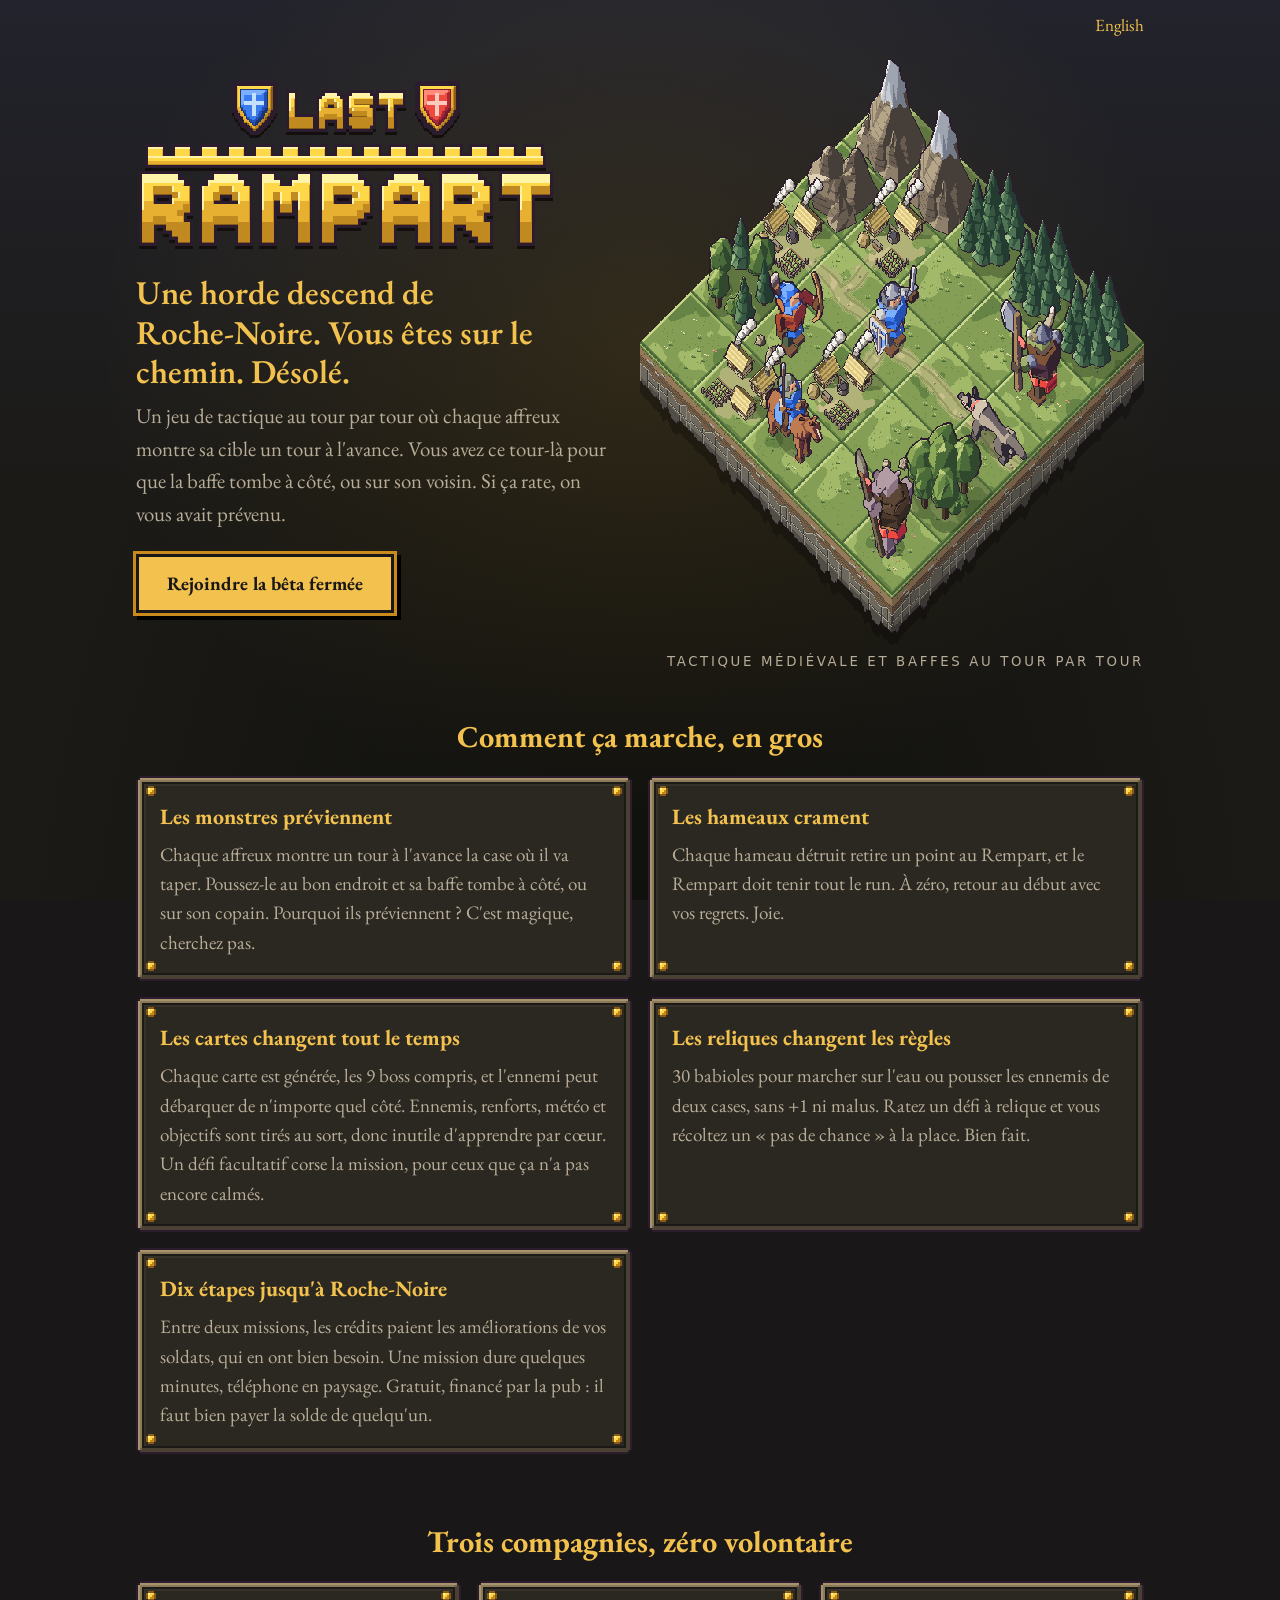
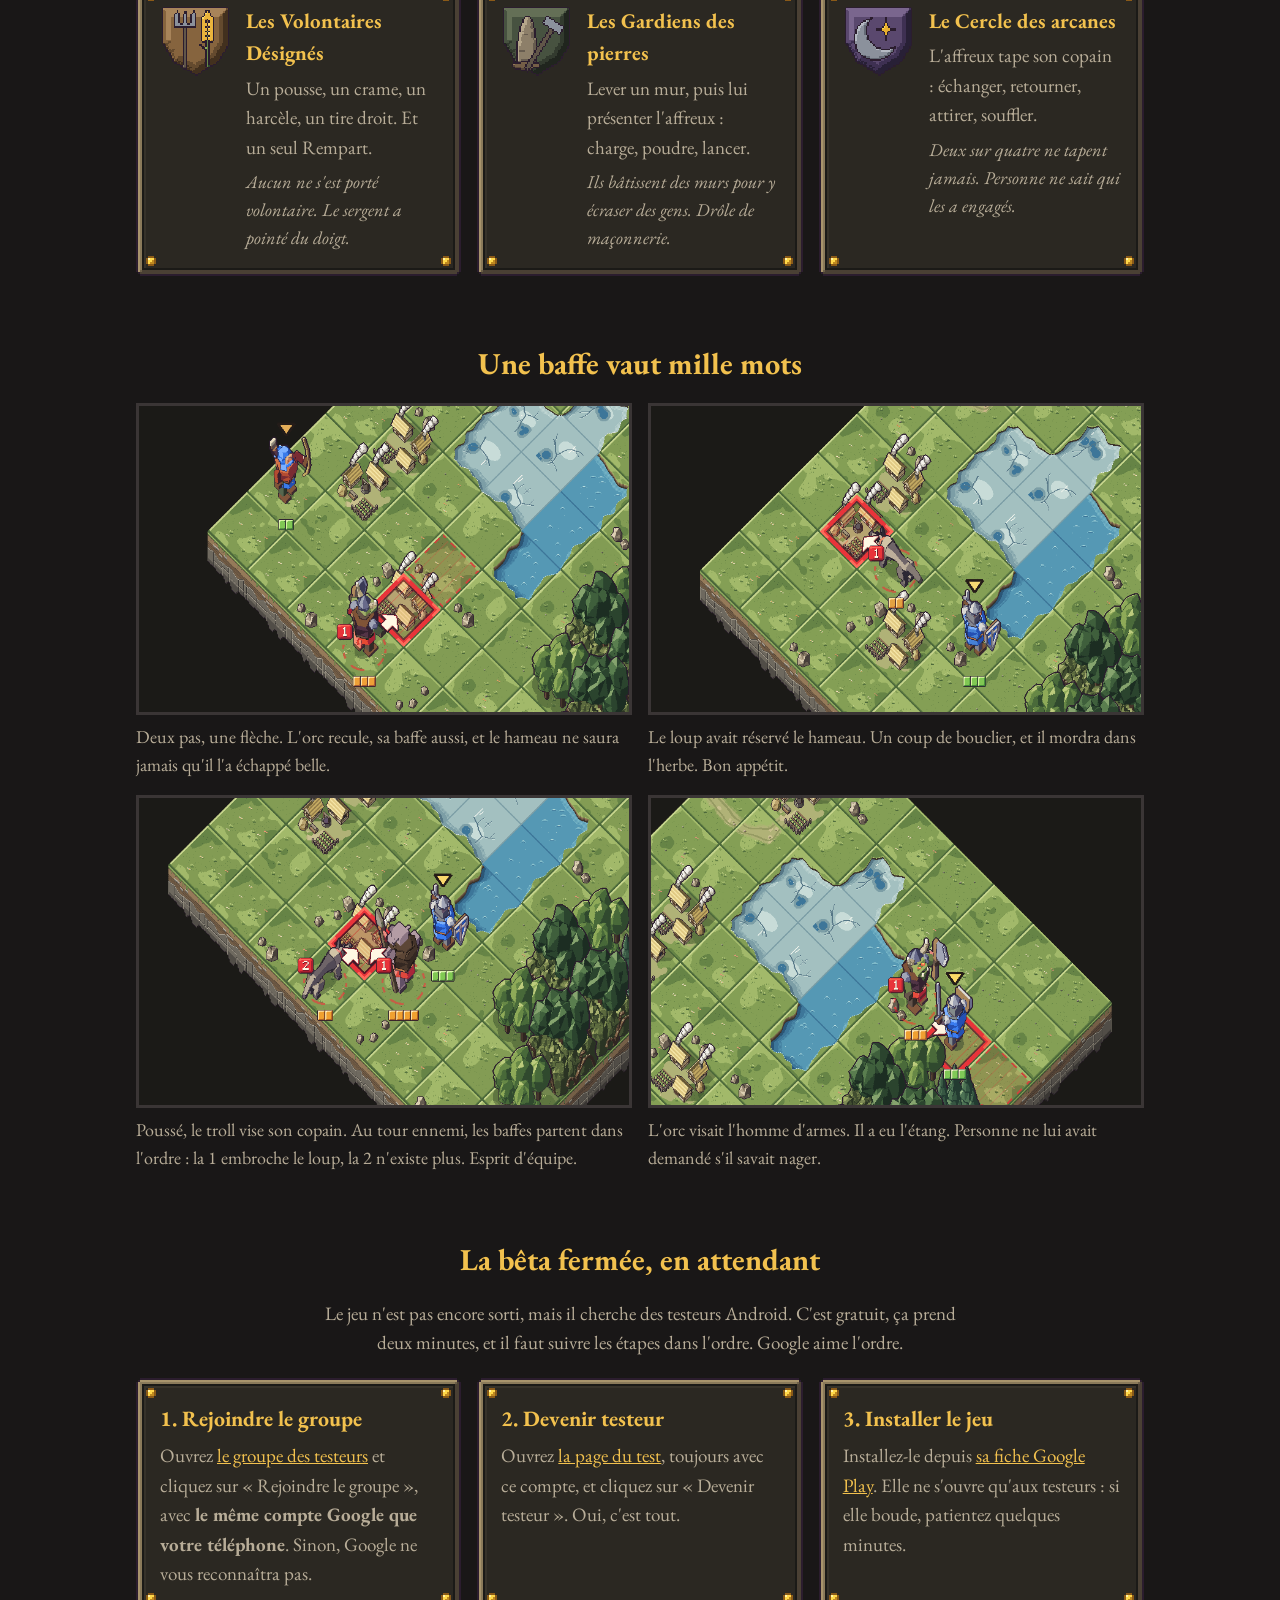
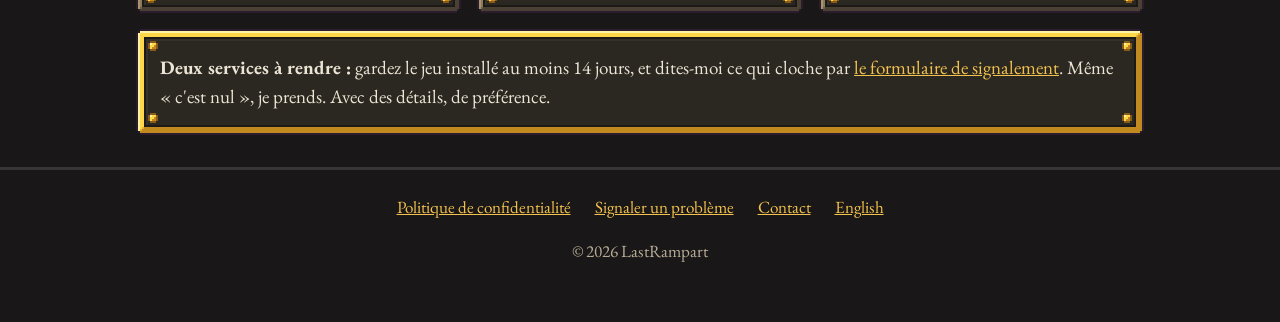
<file: index.html>
<!doctype html>
<html lang="fr">
  <head>
    <meta charset="utf-8" />
    <meta name="viewport" content="width=device-width, initial-scale=1" />
    <title>Last Rampart · Tactique au tour par tour</title>
    <meta
      name="description"
      content="Last Rampart, un jeu de tactique au tour par tour en pixel art pour Android. Les monstres annoncent leurs baffes. Vous allez perdre quand même."
    />
    <link rel="alternate" hreflang="fr" href="https://last-rampart.github.io/" />
    <link rel="alternate" hreflang="en" href="https://last-rampart.github.io/en/" />
    <link rel="icon" type="image/png" href="assets/icon.png" />
    <meta property="og:title" content="Last Rampart" />
    <meta property="og:description" content="Une horde, quatre malheureux, et vous aux commandes. Tactique au tour par tour, en pixel art, sur Android." />
    <meta property="og:image" content="https://last-rampart.github.io/assets/banner.png" />
    <link rel="preconnect" href="https://fonts.googleapis.com" />
    <link rel="preconnect" href="https://fonts.gstatic.com" crossorigin />
    <link href="https://fonts.googleapis.com/css2?family=EB+Garamond:wght@400;600;700&display=swap" rel="stylesheet" />
    <link rel="stylesheet" href="style.css?v=2026-11-08" />
  </head>
  <body>
    <div class="wrap">
      <header class="topbar home">
        <a href="en/" hreflang="en" lang="en">English</a>
      </header>

      <!-- L'écran-titre du jeu, sans son menu : le logo en haut à gauche, le plateau qui flotte à droite. -->
      <div class="hero">
        <div class="hero-text">
          <h1><img class="logo pixel" src="assets/title.png" alt="Last Rampart" width="420" height="171" /></h1>
          <p class="tagline">Une horde descend de Roche&#8209;Noire. Vous êtes sur le chemin. Désolé.</p>
          <p class="lead">
            Un jeu de tactique au tour par tour où chaque affreux montre sa cible un tour à l'avance. Vous avez ce
            tour-là pour que la baffe tombe à côté, ou sur son voisin. Si ça rate, on vous avait prévenu.
          </p>
          <!-- Le jour de la sortie : remplacer ce bouton par le lien de la fiche
               https://play.google.com/store/apps/details?id=com.lastrampart.game, et retirer la section #beta. -->
          <a class="store-button" href="#beta">Rejoindre la bêta fermée</a>
        </div>
        <img class="diorama pixel" src="images/diorama.png" alt="" width="640" height="729" />
        <p class="signature">Tactique médiévale et baffes au tour par tour</p>
      </div>

      <section>
        <h2>Comment ça marche, en gros</h2>
        <div class="grid pairs">
          <div class="panel feature">
            <h3>Les monstres préviennent</h3>
            <p>Chaque affreux montre un tour à l'avance la case où il va taper. Poussez-le au bon endroit et sa baffe tombe à côté, ou sur son copain. Pourquoi ils préviennent ? C'est magique, cherchez pas.</p>
          </div>
          <div class="panel feature">
            <h3>Les hameaux crament</h3>
            <p>Chaque hameau détruit retire un point au Rempart, et le Rempart doit tenir tout le run. À zéro, retour au début avec vos regrets. Joie.</p>
          </div>
          <div class="panel feature">
            <h3>Les cartes changent tout le temps</h3>
            <p>Chaque carte est générée, les 9 boss compris, et l'ennemi peut débarquer de n'importe quel côté. Ennemis, renforts, météo et objectifs sont tirés au sort, donc inutile d'apprendre par cœur. Un défi facultatif corse la mission, pour ceux que ça n'a pas encore calmés.</p>
          </div>
          <div class="panel feature">
            <h3>Les reliques changent les règles</h3>
            <p>30 babioles pour marcher sur l'eau ou pousser les ennemis de deux cases, sans +1 ni malus. Ratez un défi à relique et vous récoltez un « pas de chance » à la place. Bien fait.</p>
          </div>
          <div class="panel feature">
            <h3>Dix étapes jusqu'à Roche&#8209;Noire</h3>
            <p>Entre deux missions, les crédits paient les améliorations de vos soldats, qui en ont bien besoin. Une mission dure quelques minutes, téléphone en paysage. Gratuit, financé par la pub : il faut bien payer la solde de quelqu'un.</p>
          </div>
        </div>
      </section>

      <section>
        <h2>Trois compagnies, zéro volontaire</h2>
        <div class="grid">
          <div class="panel company">
            <img class="pixel" src="assets/company-marchesMilitia.png" alt="" width="72" height="72" />
            <div>
              <h3>Les Volontaires Désignés</h3>
              <p>Un pousse, un crame, un harcèle, un tire droit. Et un seul Rempart.</p>
              <p class="flavor">Aucun ne s'est porté volontaire. Le sergent a pointé du doigt.</p>
            </div>
          </div>
          <div class="panel company">
            <img class="pixel" src="assets/company-stoneWardens.png" alt="" width="72" height="72" />
            <div>
              <h3>Les Gardiens des pierres</h3>
              <p>Lever un mur, puis lui présenter l'affreux : charge, poudre, lancer.</p>
              <p class="flavor">Ils bâtissent des murs pour y écraser des gens. Drôle de maçonnerie.</p>
            </div>
          </div>
          <div class="panel company">
            <img class="pixel" src="assets/company-arcaneCircle.png" alt="" width="72" height="72" />
            <div>
              <h3>Le Cercle des arcanes</h3>
              <p>L'affreux tape son copain : échanger, retourner, attirer, souffler.</p>
              <p class="flavor">Deux sur quatre ne tapent jamais. Personne ne sait qui les a engagés.</p>
            </div>
          </div>
        </div>
      </section>

      <!-- Les GIF de combat se refont par make site-gifs (parties forgées, .claude/skills/ux-capture/site-gifs.py). -->
      <section>
        <h2>Une baffe vaut mille mots</h2>
        <div class="shots">
          <figure>
            <img src="images/combat-move.gif" width="800" height="500" loading="lazy" alt="L'archer avance de deux cases puis tire sur l'orc qui vise un hameau : l'orc recule d'une case, sa case rouge glisse à côté du hameau, et la case visée prend feu" />
            <figcaption>Deux pas, une flèche. L'orc recule, sa baffe aussi, et le hameau ne saura jamais qu'il l'a échappé belle.</figcaption>
          </figure>
          <figure>
            <img src="images/combat-push.gif" width="800" height="500" loading="lazy" alt="Le loup annonce sa morsure sur un hameau ; l'homme d'armes s'approche et le pousse d'un coup de bouclier : la case rouge part avec le loup, sur une case vide" />
            <figcaption>Le loup avait réservé le hameau. Un coup de bouclier, et il mordra dans l'herbe. Bon appétit.</figcaption>
          </figure>
          <figure>
            <img src="images/combat-turn.gif" width="800" height="500" loading="lazy" alt="Le troll et le loup visent le même hameau. Poussé, le troll vise le loup ; au tour ennemi, son attaque numéro 1 abat le loup, dont l'attaque numéro 2 ne part jamais" />
            <figcaption>Poussé, le troll vise son copain. Au tour ennemi, les baffes partent dans l'ordre : la 1 embroche le loup, la 2 n'existe plus. Esprit d'équipe.</figcaption>
          </figure>
          <figure>
            <img src="images/combat-water.gif" width="800" height="500" loading="lazy" alt="L'orc annonce une attaque sur l'homme d'armes, qui le pousse d'un coup de bouclier dans l'étang : l'orc se noie et son attaque disparaît avec lui" />
            <figcaption>L'orc visait l'homme d'armes. Il a eu l'étang. Personne ne lui avait demandé s'il savait nager.</figcaption>
          </figure>
        </div>
      </section>
      <!-- La bêta fermée du Play Store, jusqu'à la sortie : groupe Google, puis inscription au test. -->
      <section id="beta">
        <h2>La bêta fermée, en attendant</h2>
        <p class="section-lead">
          Le jeu n'est pas encore sorti, mais il cherche des testeurs Android. C'est gratuit, ça prend deux minutes,
          et il faut suivre les étapes dans l'ordre. Google aime l'ordre.
        </p>
        <ol class="grid steps">
          <li class="panel feature">
            <h3>1. Rejoindre le groupe</h3>
            <p>Ouvrez <a href="https://groups.google.com/g/last-rampart--bta">le groupe des testeurs</a> et cliquez sur « Rejoindre le groupe », avec <strong>le même compte Google que votre téléphone</strong>. Sinon, Google ne vous reconnaîtra pas.</p>
          </li>
          <li class="panel feature">
            <h3>2. Devenir testeur</h3>
            <p>Ouvrez <a href="https://play.google.com/apps/testing/com.lastrampart.game">la page du test</a>, toujours avec ce compte, et cliquez sur « Devenir testeur ». Oui, c'est tout.</p>
          </li>
          <li class="panel feature">
            <h3>3. Installer le jeu</h3>
            <p>Installez-le depuis <a href="https://play.google.com/store/apps/details?id=com.lastrampart.game">sa fiche Google Play</a>. Elle ne s'ouvre qu'aux testeurs : si elle boude, patientez quelques minutes.</p>
          </li>
        </ol>
        <div class="panel gold beta-ask">
          <p><strong>Deux services à rendre :</strong> gardez le jeu installé au moins 14 jours, et dites-moi ce qui cloche par <a href="signaler.html">le formulaire de signalement</a>. Même « c'est nul », je prends. Avec des détails, de préférence.</p>
        </div>
      </section>
    </div>

    <footer>
      <div class="wrap">
        <nav>
          <a href="confidentialite.html">Politique de confidentialité</a>
          <a href="signaler.html">Signaler un problème</a>
          <a href="mailto:last.rampart.game@gmail.com">Contact</a>
          <a href="en/" hreflang="en" lang="en">English</a>
        </nav>
        <p>© 2026 LastRampart</p>
      </div>
    </footer>
  </body>
</html>
</file>
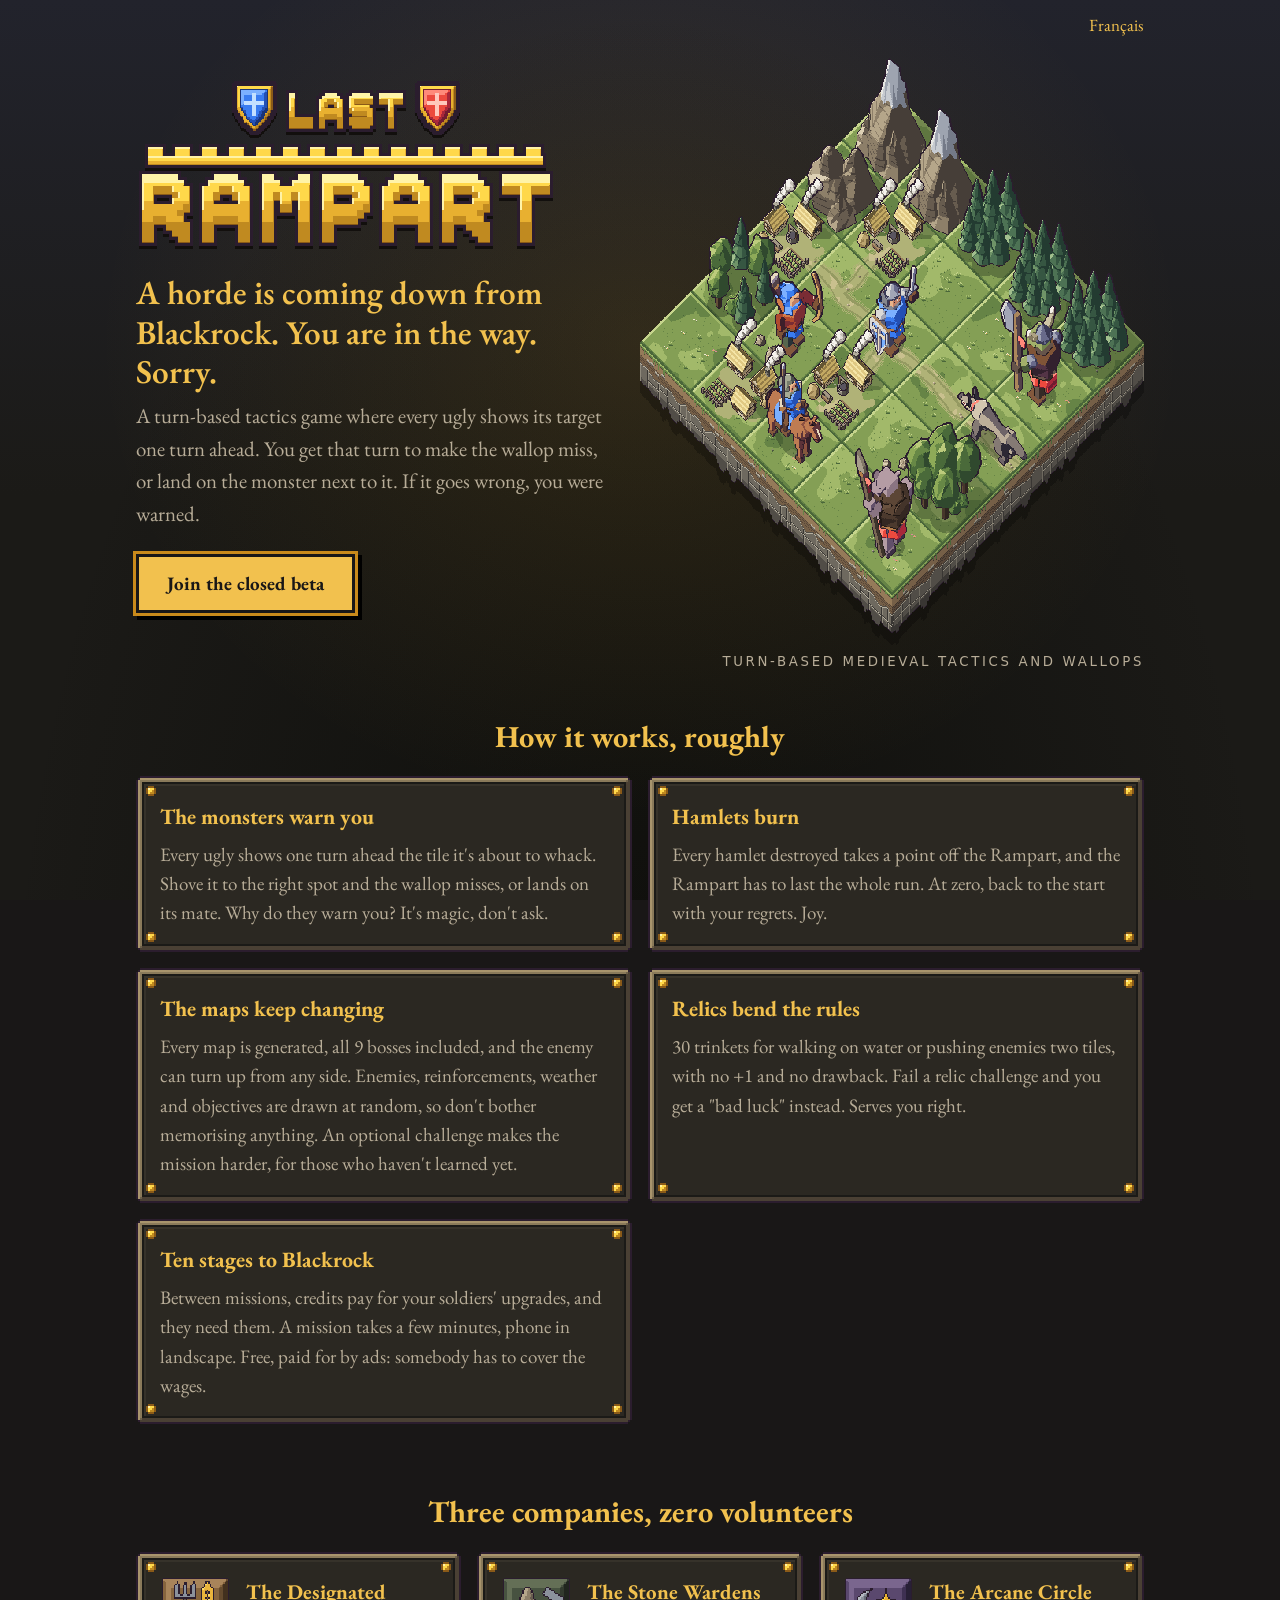
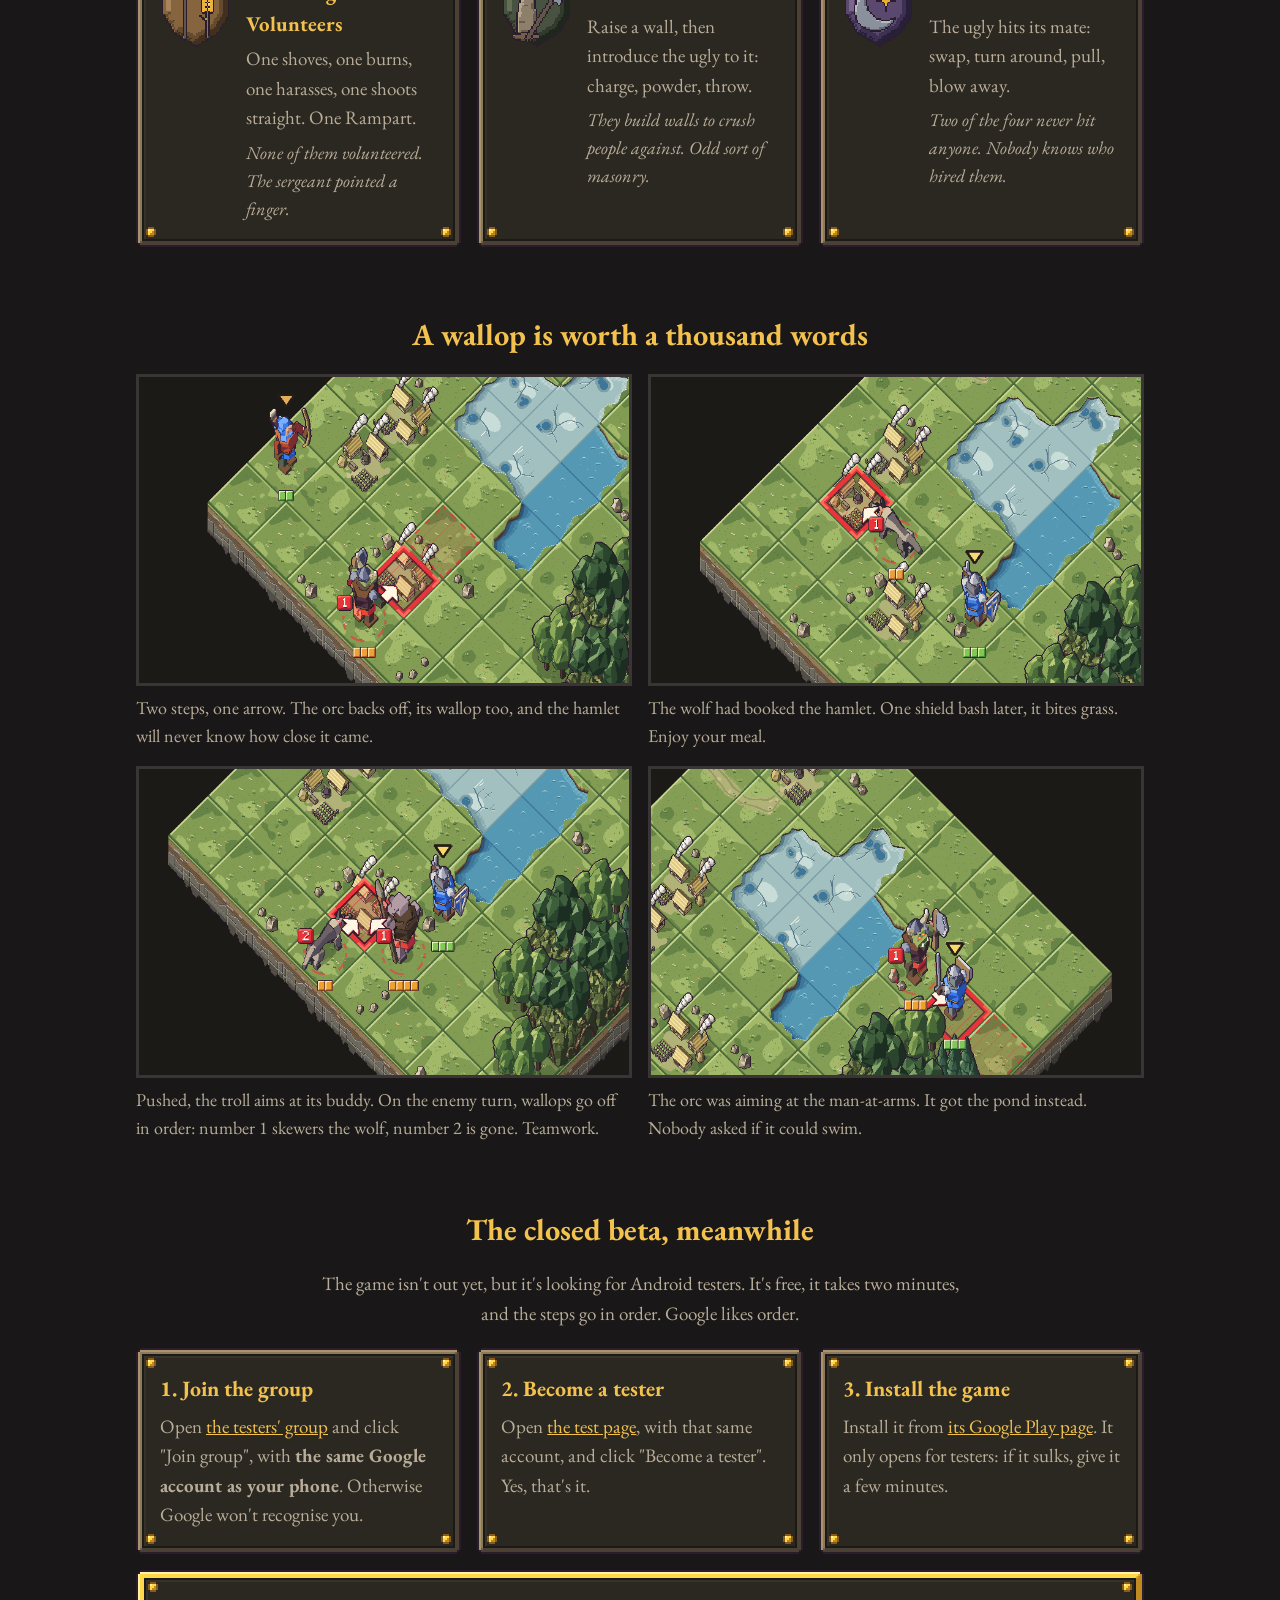
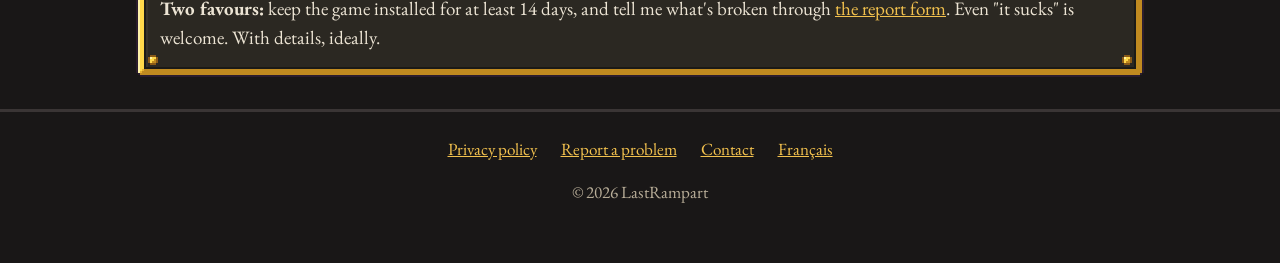
<file: en/index.html>
<!doctype html>
<html lang="en">
  <head>
    <meta charset="utf-8" />
    <meta name="viewport" content="width=device-width, initial-scale=1" />
    <title>Last Rampart · Turn-based tactics</title>
    <meta
      name="description"
      content="Last Rampart, a turn-based tactics game in pixel art for Android. The monsters announce their wallops. You will lose anyway."
    />
    <link rel="alternate" hreflang="fr" href="https://last-rampart.github.io/" />
    <link rel="alternate" hreflang="en" href="https://last-rampart.github.io/en/" />
    <link rel="icon" type="image/png" href="../assets/icon.png" />
    <meta property="og:title" content="Last Rampart" />
    <meta property="og:description" content="A horde, four poor souls, and you in charge. Turn-based tactics in pixel art, on Android." />
    <meta property="og:image" content="https://last-rampart.github.io/assets/banner.png" />
    <link rel="preconnect" href="https://fonts.googleapis.com" />
    <link rel="preconnect" href="https://fonts.gstatic.com" crossorigin />
    <link href="https://fonts.googleapis.com/css2?family=EB+Garamond:wght@400;600;700&display=swap" rel="stylesheet" />
    <link rel="stylesheet" href="../style.css?v=2026-11-08" />
  </head>
  <body>
    <div class="wrap">
      <header class="topbar home">
        <a href="../" hreflang="fr" lang="fr">Français</a>
      </header>

      <!-- The game's title screen, without its menu: the logo top left, the floating board on the right. -->
      <div class="hero">
        <div class="hero-text">
          <h1><img class="logo pixel" src="../assets/title.png" alt="Last Rampart" width="420" height="171" /></h1>
          <p class="tagline">A horde is coming down from Blackrock. You are in the way. Sorry.</p>
          <p class="lead">
            A turn-based tactics game where every ugly shows its target one turn ahead. You get that turn to make the
            wallop miss, or land on the monster next to it. If it goes wrong, you were warned.
          </p>
          <!-- On release day: replace this button with the store link
               https://play.google.com/store/apps/details?id=com.lastrampart.game, and remove the #beta section. -->
          <a class="store-button" href="#beta">Join the closed beta</a>
        </div>
        <img class="diorama pixel" src="../images/diorama.png" alt="" width="640" height="729" />
        <p class="signature">Turn-based medieval tactics and wallops</p>
      </div>

      <section>
        <h2>How it works, roughly</h2>
        <div class="grid pairs">
          <div class="panel feature">
            <h3>The monsters warn you</h3>
            <p>Every ugly shows one turn ahead the tile it's about to whack. Shove it to the right spot and the wallop misses, or lands on its mate. Why do they warn you? It's magic, don't ask.</p>
          </div>
          <div class="panel feature">
            <h3>Hamlets burn</h3>
            <p>Every hamlet destroyed takes a point off the Rampart, and the Rampart has to last the whole run. At zero, back to the start with your regrets. Joy.</p>
          </div>
          <div class="panel feature">
            <h3>The maps keep changing</h3>
            <p>Every map is generated, all 9 bosses included, and the enemy can turn up from any side. Enemies, reinforcements, weather and objectives are drawn at random, so don't bother memorising anything. An optional challenge makes the mission harder, for those who haven't learned yet.</p>
          </div>
          <div class="panel feature">
            <h3>Relics bend the rules</h3>
            <p>30 trinkets for walking on water or pushing enemies two tiles, with no +1 and no drawback. Fail a relic challenge and you get a "bad luck" instead. Serves you right.</p>
          </div>
          <div class="panel feature">
            <h3>Ten stages to Blackrock</h3>
            <p>Between missions, credits pay for your soldiers' upgrades, and they need them. A mission takes a few minutes, phone in landscape. Free, paid for by ads: somebody has to cover the wages.</p>
          </div>
        </div>
      </section>

      <section>
        <h2>Three companies, zero volunteers</h2>
        <div class="grid">
          <div class="panel company">
            <img class="pixel" src="../assets/company-marchesMilitia.png" alt="" width="72" height="72" />
            <div>
              <h3>The Designated Volunteers</h3>
              <p>One shoves, one burns, one harasses, one shoots straight. One Rampart.</p>
              <p class="flavor">None of them volunteered. The sergeant pointed a finger.</p>
            </div>
          </div>
          <div class="panel company">
            <img class="pixel" src="../assets/company-stoneWardens.png" alt="" width="72" height="72" />
            <div>
              <h3>The Stone Wardens</h3>
              <p>Raise a wall, then introduce the ugly to it: charge, powder, throw.</p>
              <p class="flavor">They build walls to crush people against. Odd sort of masonry.</p>
            </div>
          </div>
          <div class="panel company">
            <img class="pixel" src="../assets/company-arcaneCircle.png" alt="" width="72" height="72" />
            <div>
              <h3>The Arcane Circle</h3>
              <p>The ugly hits its mate: swap, turn around, pull, blow away.</p>
              <p class="flavor">Two of the four never hit anyone. Nobody knows who hired them.</p>
            </div>
          </div>
        </div>
      </section>

      <!-- The combat GIFs are remade by make site-gifs (forged matches, .claude/skills/ux-capture/site-gifs.py). -->
      <section>
        <h2>A wallop is worth a thousand words</h2>
        <div class="shots">
          <figure>
            <img src="../images/combat-move.gif" width="800" height="500" loading="lazy" alt="The archer walks two tiles then shoots the orc aiming at a hamlet: the orc is knocked back one tile, its red tile slides off the hamlet, and the targeted tile catches fire" />
            <figcaption>Two steps, one arrow. The orc backs off, its wallop too, and the hamlet will never know how close it came.</figcaption>
          </figure>
          <figure>
            <img src="../images/combat-push.gif" width="800" height="500" loading="lazy" alt="The wolf announces its bite on a hamlet; the man-at-arms walks up and shoves it with his shield: the red tile goes with the wolf, onto an empty tile" />
            <figcaption>The wolf had booked the hamlet. One shield bash later, it bites grass. Enjoy your meal.</figcaption>
          </figure>
          <figure>
            <img src="../images/combat-turn.gif" width="800" height="500" loading="lazy" alt="The troll and the wolf target the same hamlet. Pushed, the troll now aims at the wolf; on the enemy turn, its attack number 1 kills the wolf, whose attack number 2 never happens" />
            <figcaption>Pushed, the troll aims at its buddy. On the enemy turn, wallops go off in order: number 1 skewers the wolf, number 2 is gone. Teamwork.</figcaption>
          </figure>
          <figure>
            <img src="../images/combat-water.gif" width="800" height="500" loading="lazy" alt="The orc announces an attack on the man-at-arms, who shield-bashes it into the pond: the orc drowns and its attack vanishes with it" />
            <figcaption>The orc was aiming at the man-at-arms. It got the pond instead. Nobody asked if it could swim.</figcaption>
          </figure>
        </div>
      </section>
      <!-- The Play Store closed beta, until release: Google group, then test sign-up. -->
      <section id="beta">
        <h2>The closed beta, meanwhile</h2>
        <p class="section-lead">
          The game isn't out yet, but it's looking for Android testers. It's free, it takes two minutes, and the steps
          go in order. Google likes order.
        </p>
        <ol class="grid steps">
          <li class="panel feature">
            <h3>1. Join the group</h3>
            <p>Open <a href="https://groups.google.com/g/last-rampart--bta">the testers' group</a> and click "Join group", with <strong>the same Google account as your phone</strong>. Otherwise Google won't recognise you.</p>
          </li>
          <li class="panel feature">
            <h3>2. Become a tester</h3>
            <p>Open <a href="https://play.google.com/apps/testing/com.lastrampart.game">the test page</a>, with that same account, and click "Become a tester". Yes, that's it.</p>
          </li>
          <li class="panel feature">
            <h3>3. Install the game</h3>
            <p>Install it from <a href="https://play.google.com/store/apps/details?id=com.lastrampart.game">its Google Play page</a>. It only opens for testers: if it sulks, give it a few minutes.</p>
          </li>
        </ol>
        <div class="panel gold beta-ask">
          <p><strong>Two favours:</strong> keep the game installed for at least 14 days, and tell me what's broken through <a href="report.html">the report form</a>. Even "it sucks" is welcome. With details, ideally.</p>
        </div>
      </section>
    </div>

    <footer>
      <div class="wrap">
        <nav>
          <a href="privacy.html">Privacy policy</a>
          <a href="report.html">Report a problem</a>
          <a href="mailto:last.rampart.game@gmail.com">Contact</a>
          <a href="../" hreflang="fr" lang="fr">Français</a>
        </nav>
        <p>© 2026 LastRampart</p>
      </div>
    </footer>
  </body>
</html>
</file>
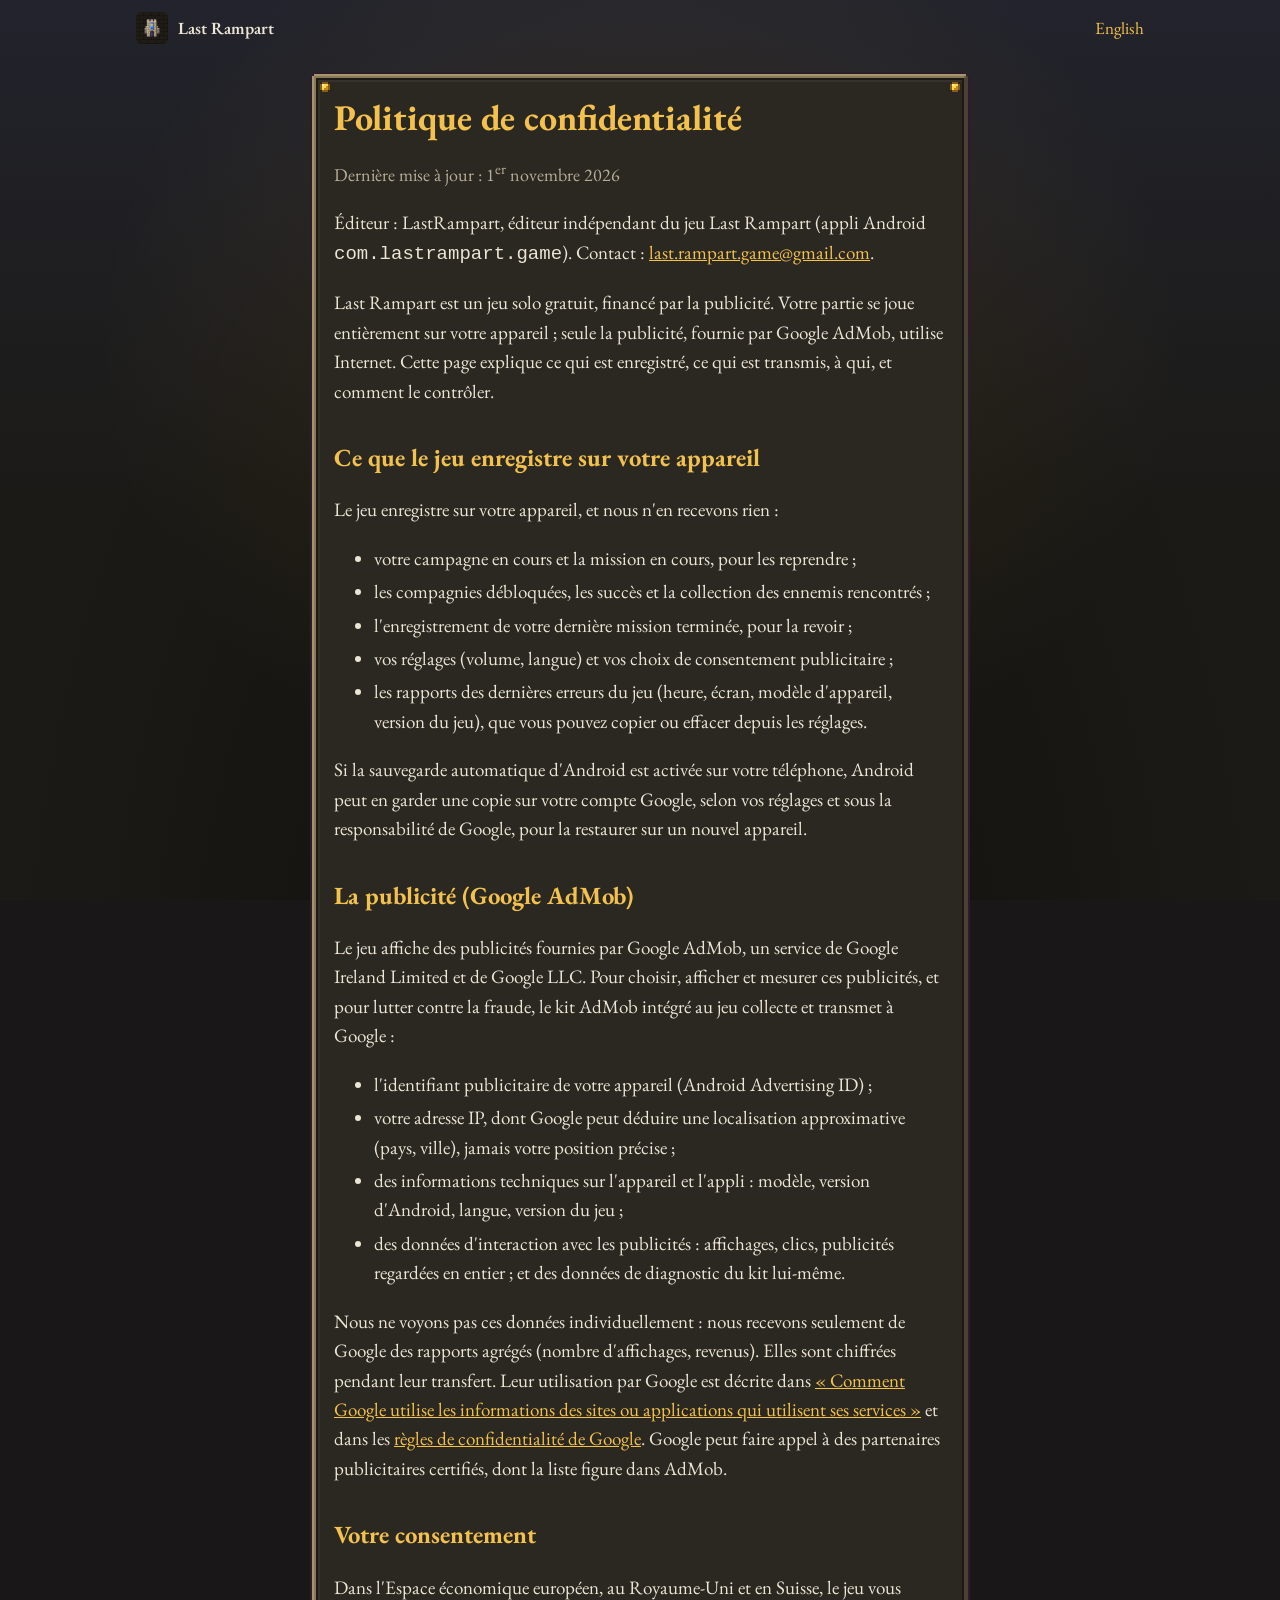
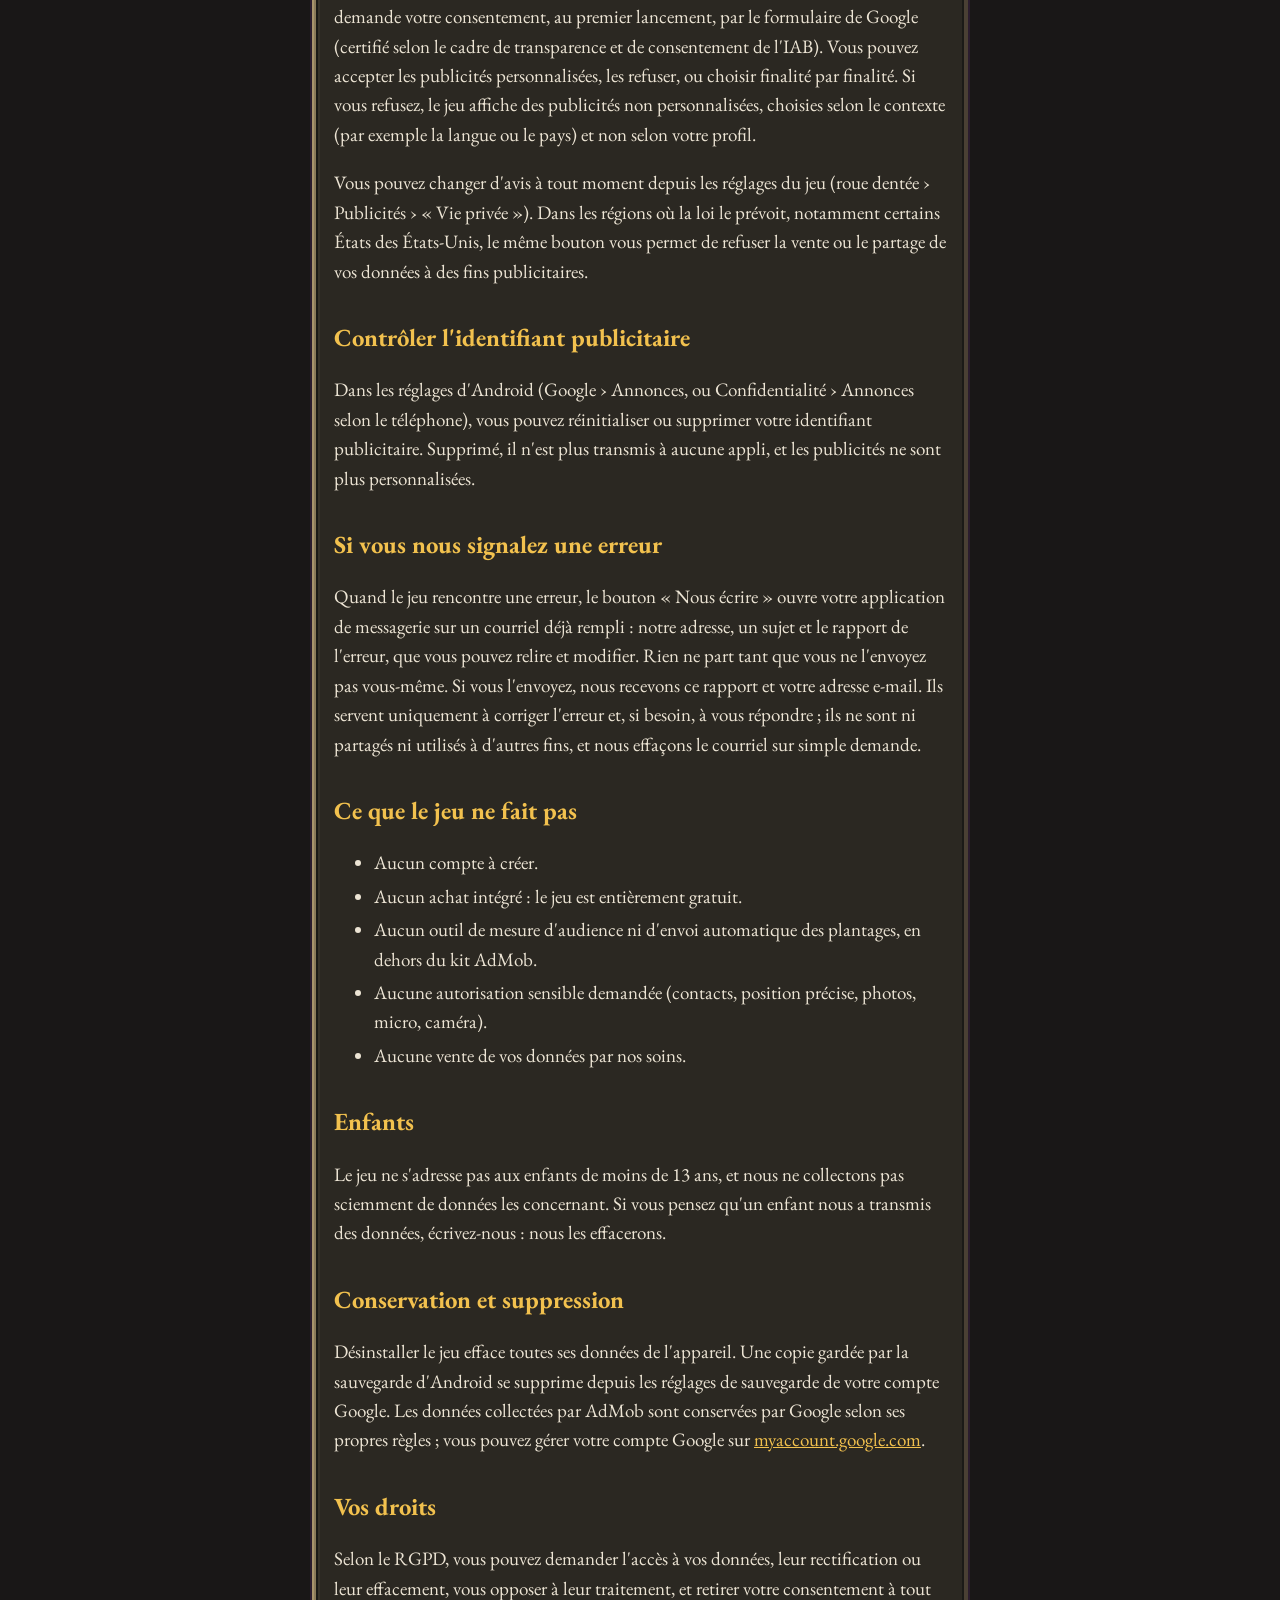
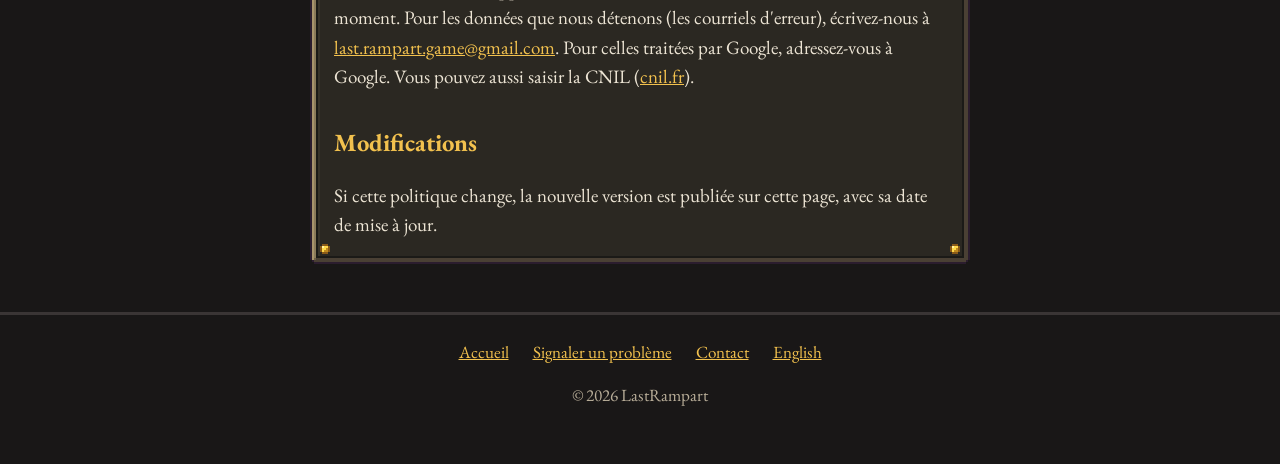
<file: confidentialite.html>
<!doctype html>
<html lang="fr">
  <head>
    <meta charset="utf-8" />
    <meta name="viewport" content="width=device-width, initial-scale=1" />
    <title>Confidentialité · Last Rampart</title>
    <meta name="description" content="Politique de confidentialité du jeu Last Rampart." />
    <link rel="alternate" hreflang="en" href="https://last-rampart.github.io/en/privacy.html" />
    <link rel="icon" type="image/png" href="assets/icon.png" />
    <link rel="preconnect" href="https://fonts.googleapis.com" />
    <link rel="preconnect" href="https://fonts.gstatic.com" crossorigin />
    <link href="https://fonts.googleapis.com/css2?family=EB+Garamond:wght@400;600;700&display=swap" rel="stylesheet" />
    <link rel="stylesheet" href="style.css?v=2026-11-08" />
  </head>
  <body>
    <div class="wrap">
      <header class="topbar">
        <a class="brand" href="./"><img src="assets/icon.png" alt="" /> Last Rampart</a>
        <a href="en/privacy.html" hreflang="en" lang="en">English</a>
      </header>

      <article class="document panel">
        <h1>Politique de confidentialité</h1>
        <p class="updated">Dernière mise à jour : 1<sup>er</sup> novembre 2026</p>

        <p>
          Éditeur : LastRampart, éditeur indépendant du jeu Last Rampart (appli Android
          <code>com.lastrampart.game</code>). Contact :
          <a href="mailto:last.rampart.game@gmail.com">last.rampart.game@gmail.com</a>.
        </p>
        <p>
          Last Rampart est un jeu solo gratuit, financé par la publicité. Votre partie se joue entièrement sur votre
          appareil ; seule la publicité, fournie par Google AdMob, utilise Internet. Cette page explique ce qui est
          enregistré, ce qui est transmis, à qui, et comment le contrôler.
        </p>

        <h2>Ce que le jeu enregistre sur votre appareil</h2>
        <p>Le jeu enregistre sur votre appareil, et nous n'en recevons rien :</p>
        <ul>
          <li>votre campagne en cours et la mission en cours, pour les reprendre ;</li>
          <li>les compagnies débloquées, les succès et la collection des ennemis rencontrés ;</li>
          <li>l'enregistrement de votre dernière mission terminée, pour la revoir ;</li>
          <li>vos réglages (volume, langue) et vos choix de consentement publicitaire ;</li>
          <li>
            les rapports des dernières erreurs du jeu (heure, écran, modèle d'appareil, version du jeu), que vous
            pouvez copier ou effacer depuis les réglages.
          </li>
        </ul>
        <p>
          Si la sauvegarde automatique d'Android est activée sur votre téléphone, Android peut en garder une copie sur
          votre compte Google, selon vos réglages et sous la responsabilité de Google, pour la restaurer sur un nouvel
          appareil.
        </p>

        <h2>La publicité (Google AdMob)</h2>
        <p>
          Le jeu affiche des publicités fournies par Google AdMob, un service de Google Ireland Limited et de Google
          LLC. Pour choisir, afficher et mesurer ces publicités, et pour lutter contre la fraude, le kit AdMob intégré
          au jeu collecte et transmet à Google :
        </p>
        <ul>
          <li>l'identifiant publicitaire de votre appareil (Android Advertising ID) ;</li>
          <li>
            votre adresse IP, dont Google peut déduire une localisation approximative (pays, ville), jamais votre
            position précise ;
          </li>
          <li>
            des informations techniques sur l'appareil et l'appli : modèle, version d'Android, langue, version du jeu ;
          </li>
          <li>
            des données d'interaction avec les publicités : affichages, clics, publicités regardées en entier ; et des
            données de diagnostic du kit lui-même.
          </li>
        </ul>
        <p>
          Nous ne voyons pas ces données individuellement : nous recevons seulement de Google des rapports agrégés
          (nombre d'affichages, revenus). Elles sont chiffrées pendant leur transfert. Leur utilisation par Google est
          décrite dans
          <a href="https://policies.google.com/technologies/partner-sites?hl=fr"
            >« Comment Google utilise les informations des sites ou applications qui utilisent ses services »</a
          >
          et dans les <a href="https://policies.google.com/privacy?hl=fr">règles de confidentialité de Google</a>.
          Google peut faire appel à des partenaires publicitaires certifiés, dont la liste figure dans AdMob.
        </p>

        <h2>Votre consentement</h2>
        <p>
          Dans l'Espace économique européen, au Royaume-Uni et en Suisse, le jeu vous demande votre consentement, au
          premier lancement, par le formulaire de Google (certifié selon le cadre de transparence et de consentement de
          l'IAB). Vous pouvez accepter les publicités personnalisées, les refuser, ou choisir finalité par finalité. Si
          vous refusez, le jeu affiche des publicités non personnalisées, choisies selon le contexte (par exemple la
          langue ou le pays) et non selon votre profil.
        </p>
        <p>
          Vous pouvez changer d'avis à tout moment depuis les réglages du jeu (roue dentée › Publicités › « Vie privée »).
          Dans les régions où la loi le prévoit, notamment certains États des États-Unis, le même bouton vous permet de
          refuser la vente ou le partage de vos données à des fins publicitaires.
        </p>

        <h2>Contrôler l'identifiant publicitaire</h2>
        <p>
          Dans les réglages d'Android (Google › Annonces, ou Confidentialité › Annonces selon le téléphone), vous pouvez
          réinitialiser ou supprimer votre identifiant publicitaire. Supprimé, il n'est plus transmis à aucune appli, et
          les publicités ne sont plus personnalisées.
        </p>

        <h2>Si vous nous signalez une erreur</h2>
        <p>
          Quand le jeu rencontre une erreur, le bouton « Nous écrire » ouvre votre application de messagerie sur un
          courriel déjà rempli : notre adresse, un sujet et le rapport de l'erreur, que vous pouvez relire et modifier.
          Rien ne part tant que vous ne l'envoyez pas vous-même. Si vous l'envoyez, nous recevons ce rapport et votre
          adresse e-mail. Ils servent uniquement à corriger l'erreur et, si besoin, à vous répondre ; ils ne sont ni
          partagés ni utilisés à d'autres fins, et nous effaçons le courriel sur simple demande.
        </p>

        <h2>Ce que le jeu ne fait pas</h2>
        <ul>
          <li>Aucun compte à créer.</li>
          <li>Aucun achat intégré : le jeu est entièrement gratuit.</li>
          <li>Aucun outil de mesure d'audience ni d'envoi automatique des plantages, en dehors du kit AdMob.</li>
          <li>Aucune autorisation sensible demandée (contacts, position précise, photos, micro, caméra).</li>
          <li>Aucune vente de vos données par nos soins.</li>
        </ul>

        <h2>Enfants</h2>
        <p>
          Le jeu ne s'adresse pas aux enfants de moins de 13 ans, et nous ne collectons pas sciemment de données les
          concernant. Si vous pensez qu'un enfant nous a transmis des données, écrivez-nous : nous les effacerons.
        </p>

        <h2>Conservation et suppression</h2>
        <p>
          Désinstaller le jeu efface toutes ses données de l'appareil. Une copie gardée par la sauvegarde d'Android se
          supprime depuis les réglages de sauvegarde de votre compte Google. Les données collectées par AdMob sont
          conservées par Google selon ses propres règles ; vous pouvez gérer votre compte Google sur
          <a href="https://myaccount.google.com/">myaccount.google.com</a>.
        </p>

        <h2>Vos droits</h2>
        <p>
          Selon le RGPD, vous pouvez demander l'accès à vos données, leur rectification ou leur effacement, vous opposer
          à leur traitement, et retirer votre consentement à tout moment. Pour les données que nous détenons (les
          courriels d'erreur), écrivez-nous à
          <a href="mailto:last.rampart.game@gmail.com">last.rampart.game@gmail.com</a>. Pour celles traitées par Google,
          adressez-vous à Google. Vous pouvez aussi saisir la CNIL (<a href="https://www.cnil.fr/">cnil.fr</a>).
        </p>

        <h2>Modifications</h2>
        <p>
          Si cette politique change, la nouvelle version est publiée sur cette page, avec sa date de mise à jour.
        </p>
      </article>
    </div>

    <footer>
      <div class="wrap">
        <nav>
          <a href="./">Accueil</a>
          <a href="signaler.html">Signaler un problème</a>
          <a href="mailto:last.rampart.game@gmail.com">Contact</a>
          <a href="en/privacy.html" hreflang="en" lang="en">English</a>
        </nav>
        <p>© 2026 LastRampart</p>
      </div>
    </footer>
  </body>
</html>
</file>
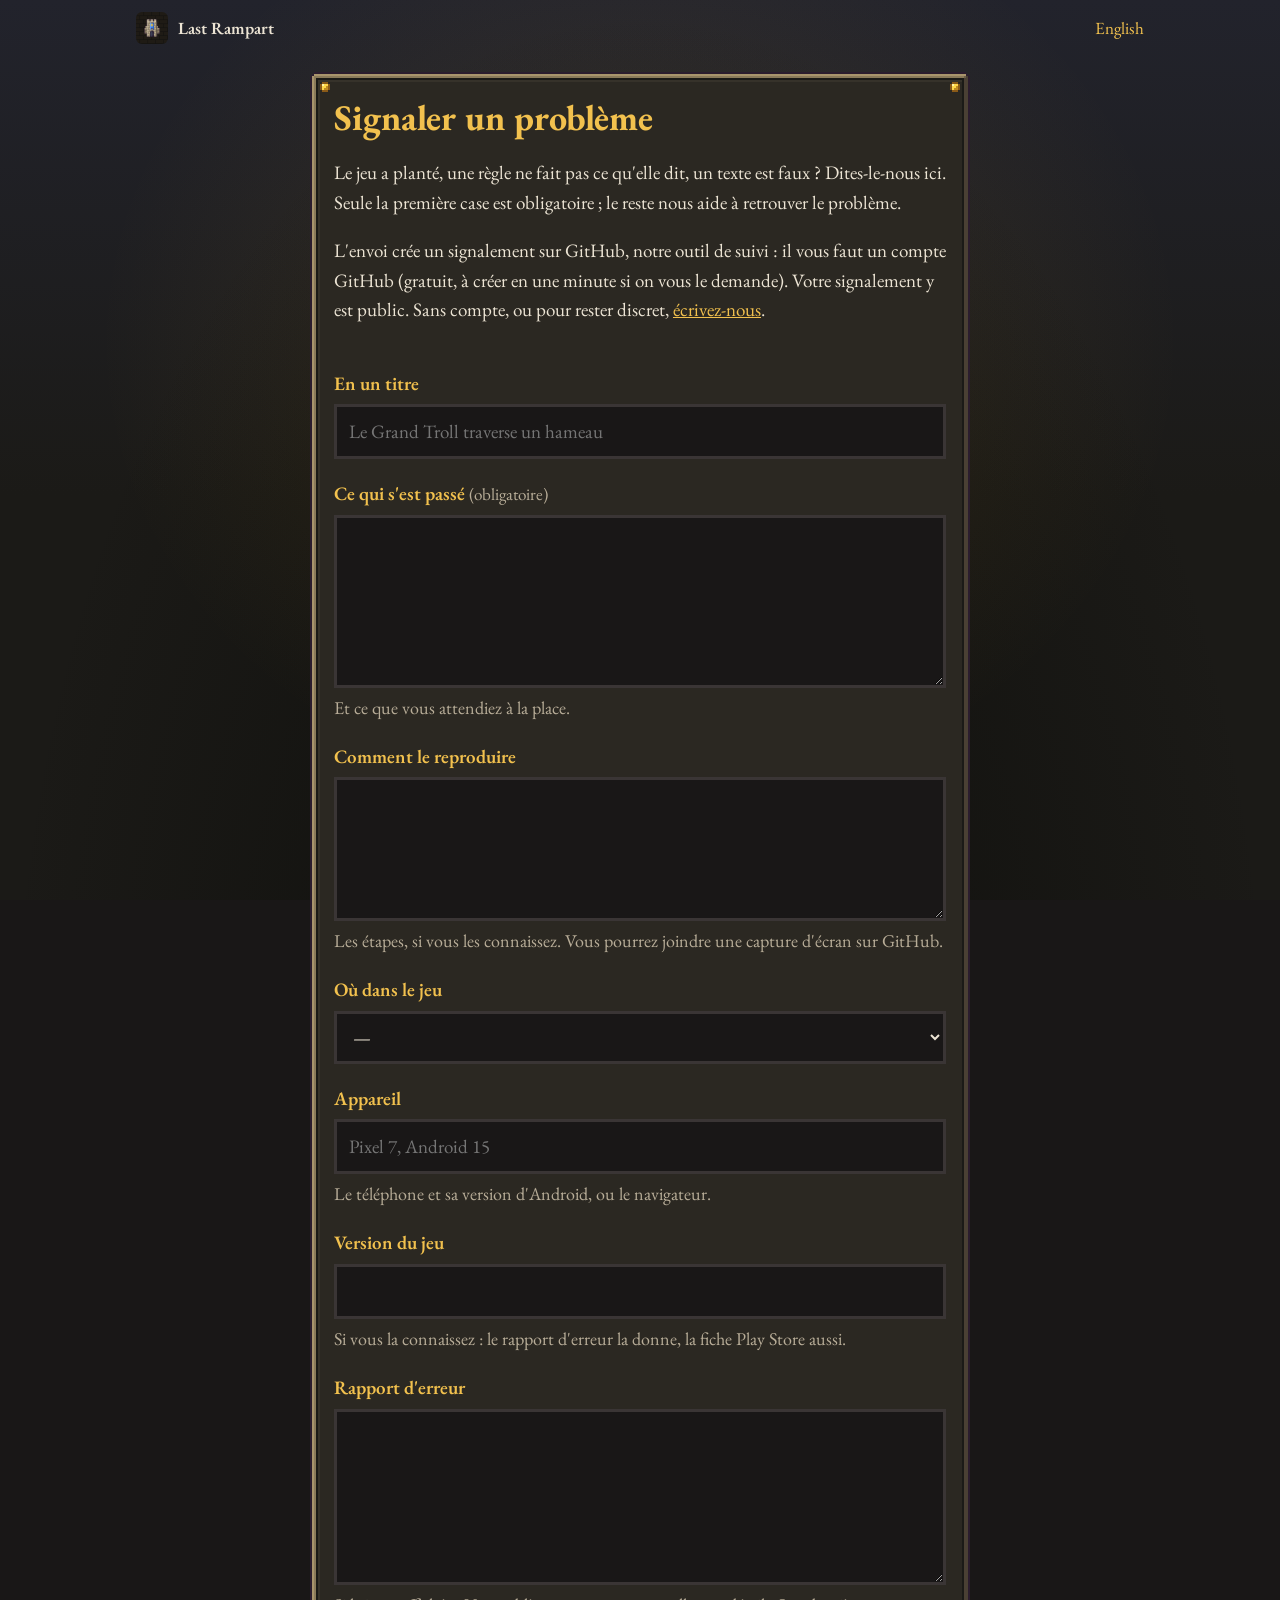
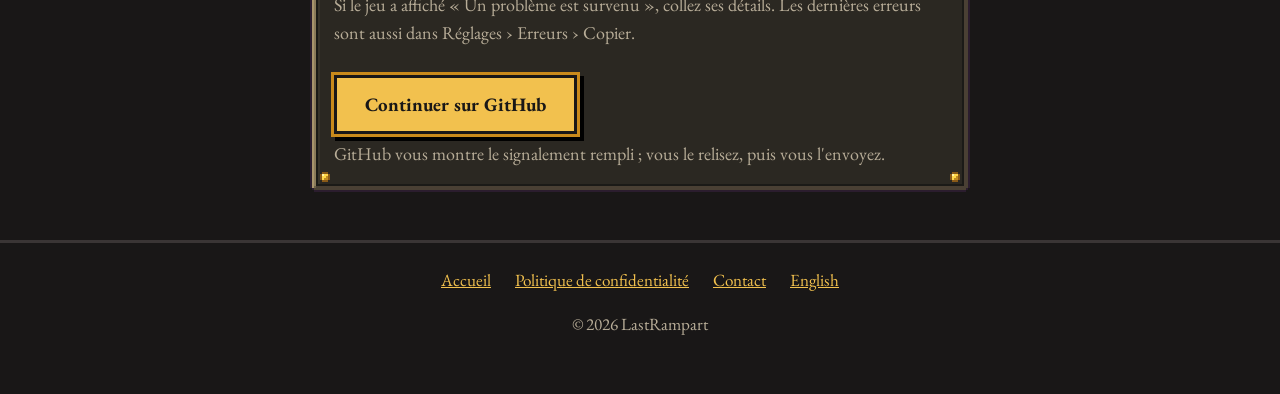
<file: signaler.html>
<!doctype html>
<html lang="fr">
  <head>
    <meta charset="utf-8" />
    <meta name="viewport" content="width=device-width, initial-scale=1" />
    <title>Signaler un problème · Last Rampart</title>
    <meta name="description" content="Signaler un plantage ou une erreur du jeu Last Rampart." />
    <link rel="alternate" hreflang="en" href="https://last-rampart.github.io/en/report.html" />
    <link rel="icon" type="image/png" href="assets/icon.png" />
    <link rel="preconnect" href="https://fonts.googleapis.com" />
    <link rel="preconnect" href="https://fonts.gstatic.com" crossorigin />
    <link href="https://fonts.googleapis.com/css2?family=EB+Garamond:wght@400;600;700&display=swap" rel="stylesheet" />
    <link rel="stylesheet" href="style.css?v=2026-11-08" />
  </head>
  <body>
    <div class="wrap">
      <header class="topbar">
        <a class="brand" href="./"><img src="assets/icon.png" alt="" /> Last Rampart</a>
        <a href="en/report.html" hreflang="en" lang="en">English</a>
      </header>

      <article class="document panel">
        <h1>Signaler un problème</h1>
        <p>
          Le jeu a planté, une règle ne fait pas ce qu'elle dit, un texte est faux ? Dites-le-nous ici. Seule la
          première case est obligatoire ; le reste nous aide à retrouver le problème.
        </p>
        <p>
          L'envoi crée un signalement sur GitHub, notre outil de suivi : il vous faut un compte GitHub (gratuit, à créer
          en une minute si on vous le demande). Votre signalement y est public. Sans compte, ou pour rester discret,
          <a href="mailto:last.rampart.game@gmail.com?subject=Last%20Rampart%20%3A%20un%20probl%C3%A8me">écrivez-nous</a>.
        </p>

        <!-- Un formulaire sans script : les champs partent dans l'adresse de la nouvelle issue, dont GitHub pré-remplit
             le gabarit site/.github/ISSUE_TEMPLATE/erreur.yml (les noms des champs sont ses identifiants). Un rapport
             d'erreur du jeu fait au plus quelques milliers de caractères : les limites gardent l'adresse acceptable. -->
        <form class="report" action="https://github.com/last-rampart/last-rampart.github.io/issues/new" method="get">
          <input type="hidden" name="template" value="erreur.yml" />

          <label for="title">En un titre</label>
          <input id="title" name="title" type="text" maxlength="120" placeholder="Le Grand Troll traverse un hameau" />

          <label for="what">Ce qui s'est passé <span class="required">(obligatoire)</span></label>
          <textarea id="what" name="what" rows="5" maxlength="2000" required></textarea>
          <p class="hint">Et ce que vous attendiez à la place.</p>

          <label for="steps">Comment le reproduire</label>
          <textarea id="steps" name="steps" rows="4" maxlength="2000"></textarea>
          <p class="hint">Les étapes, si vous les connaissez. Vous pourrez joindre une capture d'écran sur GitHub.</p>

          <label for="where">Où dans le jeu</label>
          <select id="where" name="where">
            <option value="">—</option>
            <option>En mission</option>
            <option>Au Camp (entre deux missions)</option>
            <option>Dans les menus ou les réglages</option>
            <option>Au tutoriel</option>
            <option>Ailleurs</option>
          </select>

          <label for="device">Appareil</label>
          <input id="device" name="device" type="text" maxlength="120" placeholder="Pixel 7, Android 15" />
          <p class="hint">Le téléphone et sa version d'Android, ou le navigateur.</p>

          <label for="version">Version du jeu</label>
          <input id="version" name="version" type="text" maxlength="40" />
          <p class="hint">Si vous la connaissez : le rapport d'erreur la donne, la fiche Play Store aussi.</p>

          <label for="report">Rapport d'erreur</label>
          <textarea id="report" name="report" rows="6" maxlength="3000" class="code"></textarea>
          <p class="hint">
            Si le jeu a affiché « Un problème est survenu », collez ses détails. Les dernières erreurs sont aussi dans
            Réglages › Erreurs › Copier.
          </p>

          <button type="submit" class="store-button">Continuer sur GitHub</button>
          <p class="hint">GitHub vous montre le signalement rempli ; vous le relisez, puis vous l'envoyez.</p>
        </form>
      </article>
    </div>

    <footer>
      <div class="wrap">
        <nav>
          <a href="./">Accueil</a>
          <a href="confidentialite.html">Politique de confidentialité</a>
          <a href="mailto:last.rampart.game@gmail.com">Contact</a>
          <a href="en/report.html" hreflang="en" lang="en">English</a>
        </nav>
        <p>© 2026 LastRampart</p>
      </div>
    </footer>
  </body>
</html>
</file>
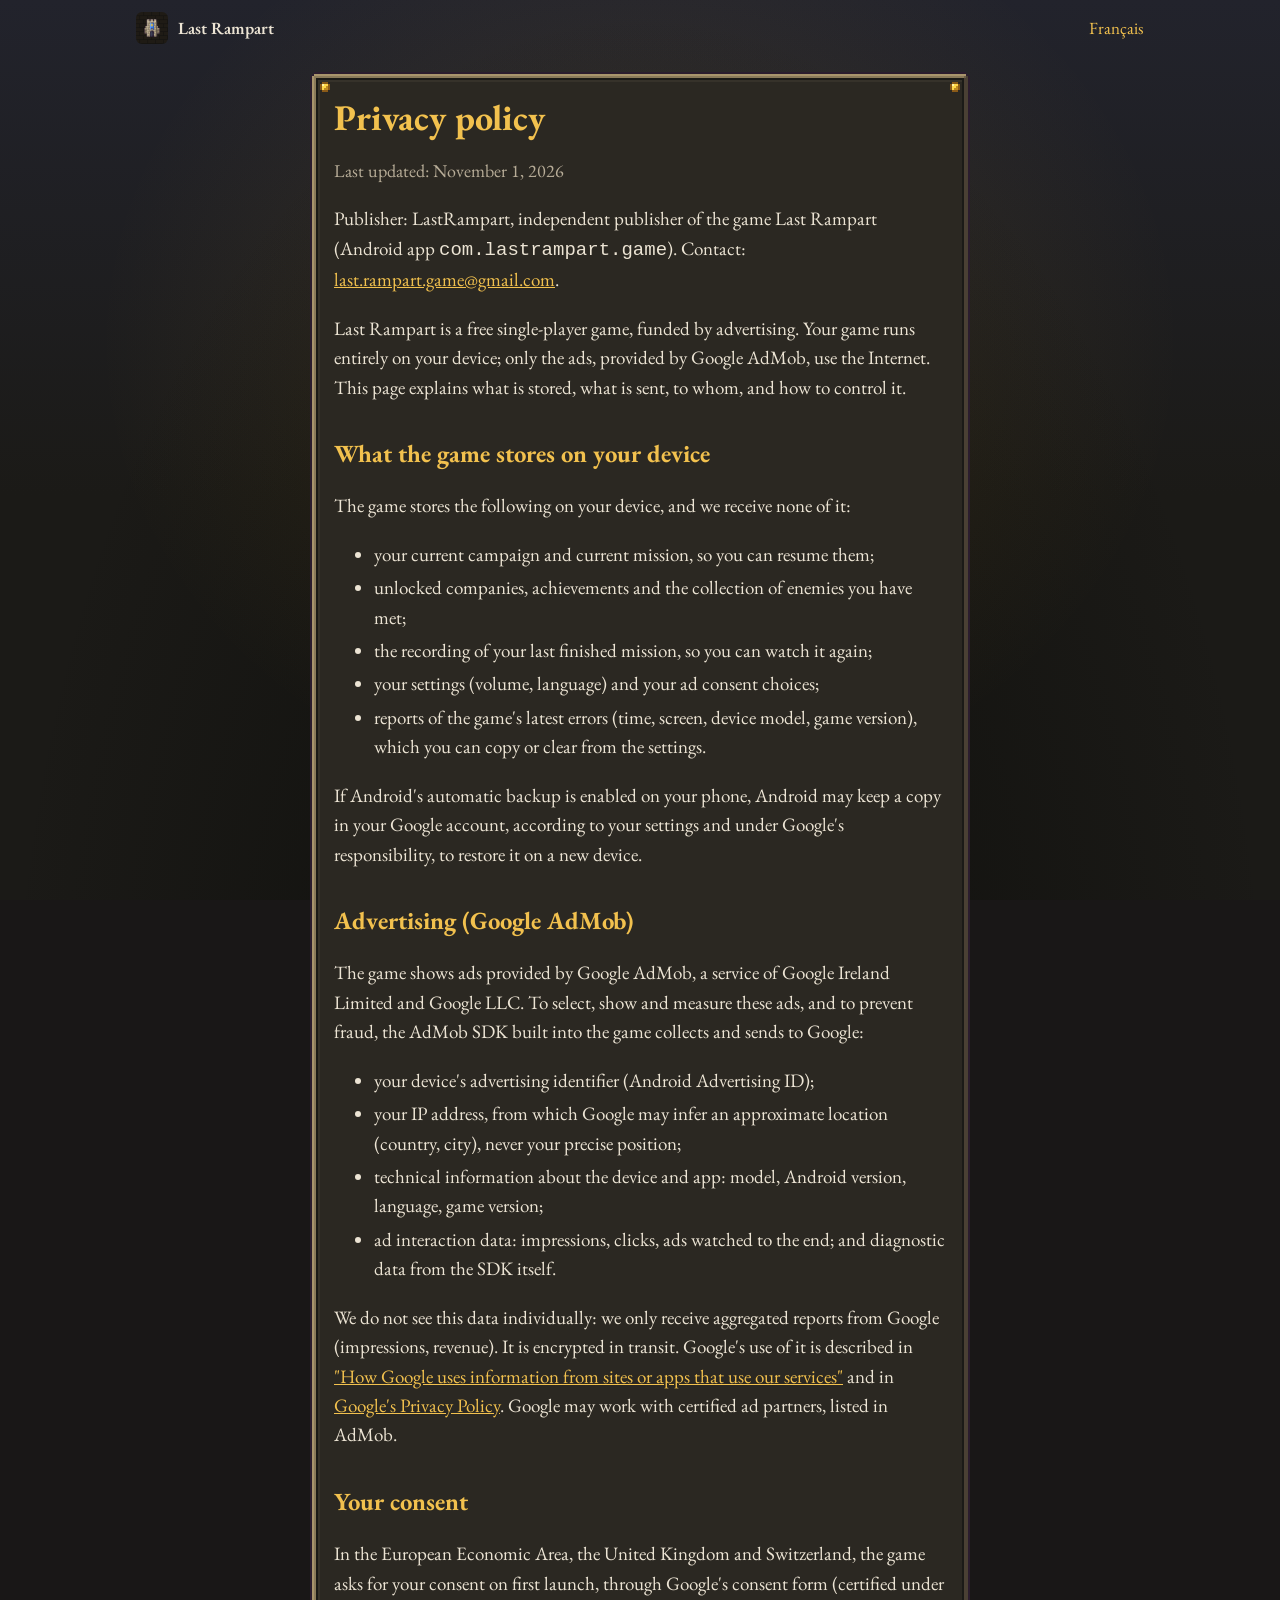
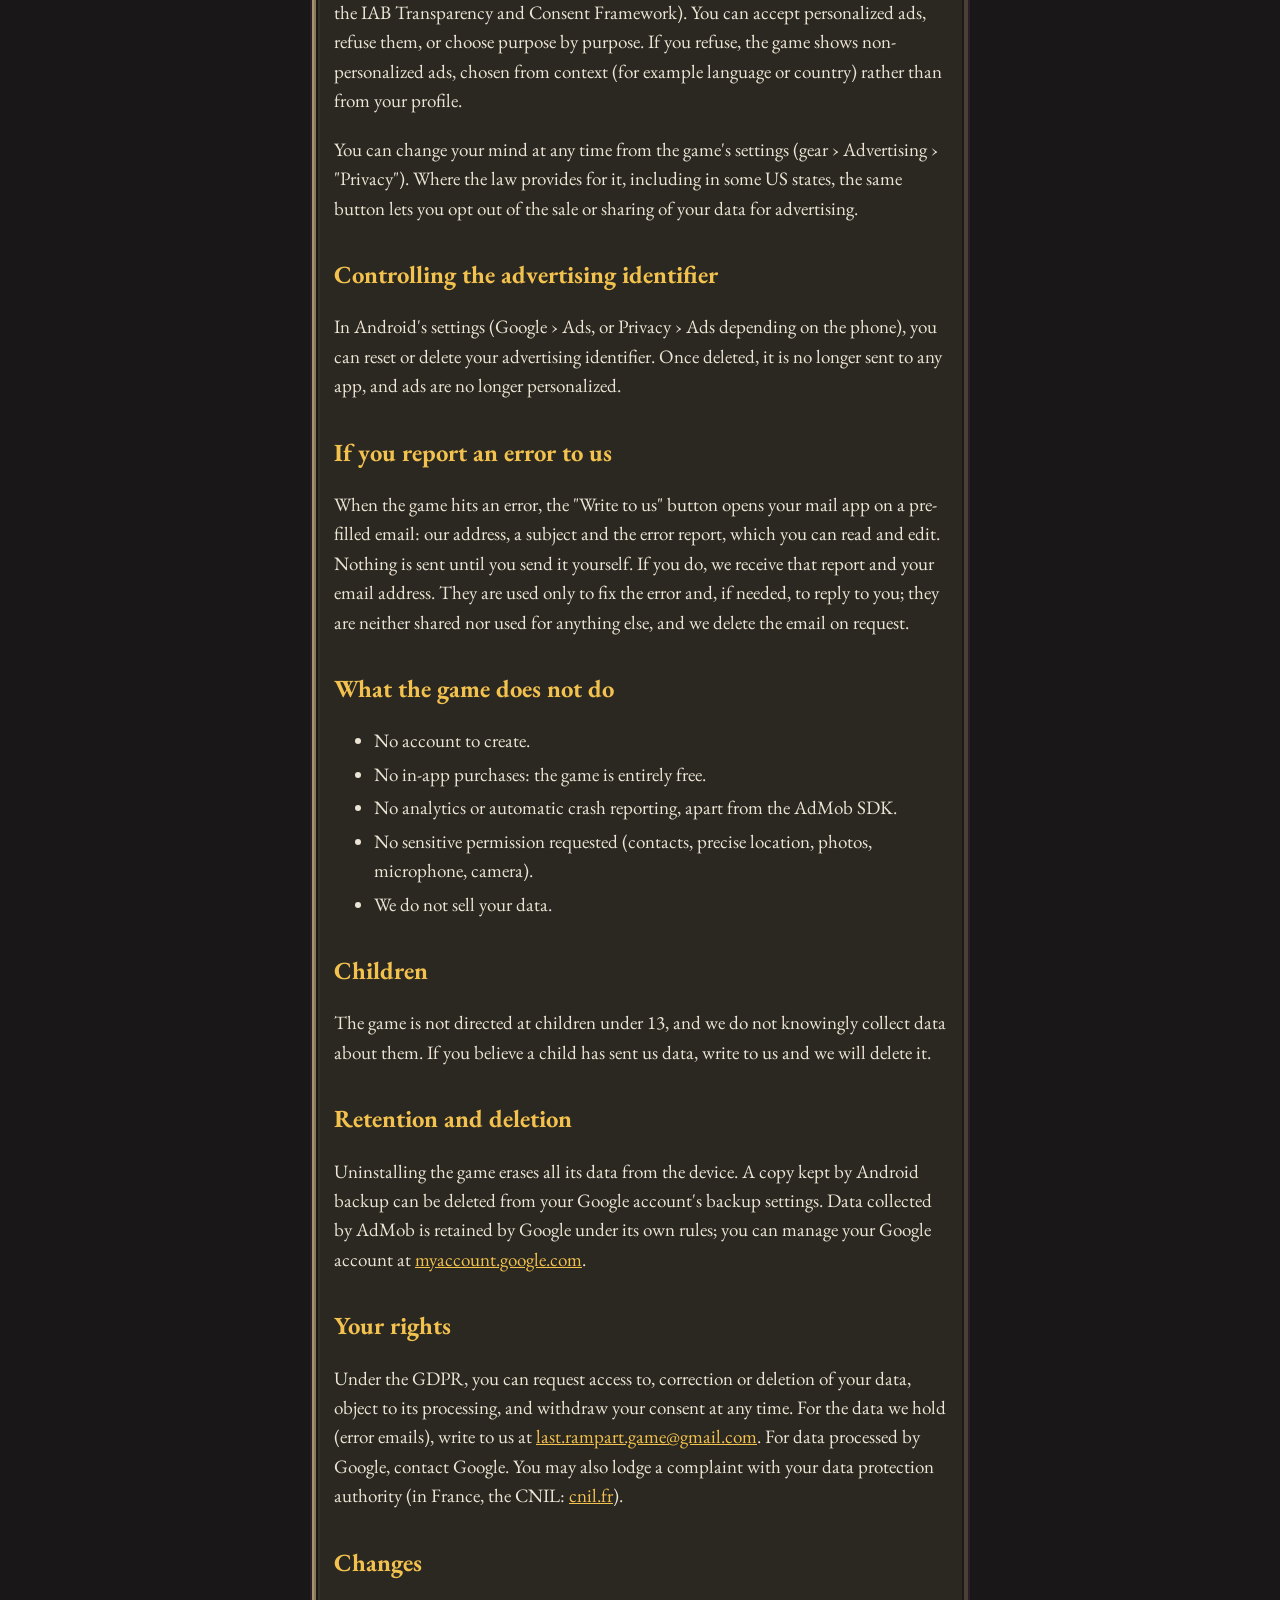
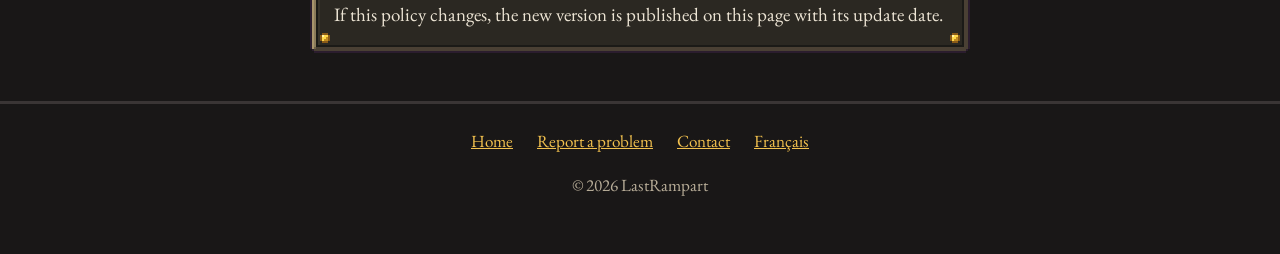
<file: en/privacy.html>
<!doctype html>
<html lang="en">
  <head>
    <meta charset="utf-8" />
    <meta name="viewport" content="width=device-width, initial-scale=1" />
    <title>Privacy · Last Rampart</title>
    <meta name="description" content="Privacy policy of the game Last Rampart." />
    <link rel="alternate" hreflang="fr" href="https://last-rampart.github.io/confidentialite.html" />
    <link rel="icon" type="image/png" href="../assets/icon.png" />
    <link rel="preconnect" href="https://fonts.googleapis.com" />
    <link rel="preconnect" href="https://fonts.gstatic.com" crossorigin />
    <link href="https://fonts.googleapis.com/css2?family=EB+Garamond:wght@400;600;700&display=swap" rel="stylesheet" />
    <link rel="stylesheet" href="../style.css?v=2026-11-08" />
  </head>
  <body>
    <div class="wrap">
      <header class="topbar">
        <a class="brand" href="./"><img src="../assets/icon.png" alt="" /> Last Rampart</a>
        <a href="../confidentialite.html" hreflang="fr" lang="fr">Français</a>
      </header>

      <article class="document panel">
        <h1>Privacy policy</h1>
        <p class="updated">Last updated: November 1, 2026</p>

        <p>
          Publisher: LastRampart, independent publisher of the game Last Rampart (Android app
          <code>com.lastrampart.game</code>). Contact:
          <a href="mailto:last.rampart.game@gmail.com">last.rampart.game@gmail.com</a>.
        </p>
        <p>
          Last Rampart is a free single-player game, funded by advertising. Your game runs entirely on your device;
          only the ads, provided by Google AdMob, use the Internet. This page explains what is stored, what is sent, to
          whom, and how to control it.
        </p>

        <h2>What the game stores on your device</h2>
        <p>The game stores the following on your device, and we receive none of it:</p>
        <ul>
          <li>your current campaign and current mission, so you can resume them;</li>
          <li>unlocked companies, achievements and the collection of enemies you have met;</li>
          <li>the recording of your last finished mission, so you can watch it again;</li>
          <li>your settings (volume, language) and your ad consent choices;</li>
          <li>
            reports of the game's latest errors (time, screen, device model, game version), which you can copy or
            clear from the settings.
          </li>
        </ul>
        <p>
          If Android's automatic backup is enabled on your phone, Android may keep a copy in your Google account,
          according to your settings and under Google's responsibility, to restore it on a new device.
        </p>

        <h2>Advertising (Google AdMob)</h2>
        <p>
          The game shows ads provided by Google AdMob, a service of Google Ireland Limited and Google LLC. To select,
          show and measure these ads, and to prevent fraud, the AdMob SDK built into the game collects and sends to
          Google:
        </p>
        <ul>
          <li>your device's advertising identifier (Android Advertising ID);</li>
          <li>
            your IP address, from which Google may infer an approximate location (country, city), never your precise
            position;
          </li>
          <li>technical information about the device and app: model, Android version, language, game version;</li>
          <li>
            ad interaction data: impressions, clicks, ads watched to the end; and diagnostic data from the SDK itself.
          </li>
        </ul>
        <p>
          We do not see this data individually: we only receive aggregated reports from Google (impressions, revenue).
          It is encrypted in transit. Google's use of it is described in
          <a href="https://policies.google.com/technologies/partner-sites"
            >"How Google uses information from sites or apps that use our services"</a
          >
          and in <a href="https://policies.google.com/privacy">Google's Privacy Policy</a>. Google may work with
          certified ad partners, listed in AdMob.
        </p>

        <h2>Your consent</h2>
        <p>
          In the European Economic Area, the United Kingdom and Switzerland, the game asks for your consent on first
          launch, through Google's consent form (certified under the IAB Transparency and Consent Framework). You can
          accept personalized ads, refuse them, or choose purpose by purpose. If you refuse, the game shows
          non-personalized ads, chosen from context (for example language or country) rather than from your profile.
        </p>
        <p>
          You can change your mind at any time from the game's settings (gear › Advertising › "Privacy"). Where the law provides for it,
          including in some US states, the same button lets you opt out of the sale or sharing of your data for
          advertising.
        </p>

        <h2>Controlling the advertising identifier</h2>
        <p>
          In Android's settings (Google › Ads, or Privacy › Ads depending on the phone), you can reset or delete your
          advertising identifier. Once deleted, it is no longer sent to any app, and ads are no longer personalized.
        </p>

        <h2>If you report an error to us</h2>
        <p>
          When the game hits an error, the "Write to us" button opens your mail app on a pre-filled email: our address,
          a subject and the error report, which you can read and edit. Nothing is sent until you send it yourself. If
          you do, we receive that report and your email address. They are used only to fix the error and, if needed,
          to reply to you; they are neither shared nor used for anything else, and we delete the email on request.
        </p>

        <h2>What the game does not do</h2>
        <ul>
          <li>No account to create.</li>
          <li>No in-app purchases: the game is entirely free.</li>
          <li>No analytics or automatic crash reporting, apart from the AdMob SDK.</li>
          <li>No sensitive permission requested (contacts, precise location, photos, microphone, camera).</li>
          <li>We do not sell your data.</li>
        </ul>

        <h2>Children</h2>
        <p>
          The game is not directed at children under 13, and we do not knowingly collect data about them. If you
          believe a child has sent us data, write to us and we will delete it.
        </p>

        <h2>Retention and deletion</h2>
        <p>
          Uninstalling the game erases all its data from the device. A copy kept by Android backup can be deleted from
          your Google account's backup settings. Data collected by AdMob is retained by Google under its own rules; you
          can manage your Google account at <a href="https://myaccount.google.com/">myaccount.google.com</a>.
        </p>

        <h2>Your rights</h2>
        <p>
          Under the GDPR, you can request access to, correction or deletion of your data, object to its processing, and
          withdraw your consent at any time. For the data we hold (error emails), write to us at
          <a href="mailto:last.rampart.game@gmail.com">last.rampart.game@gmail.com</a>. For data processed by Google,
          contact Google. You may also lodge a complaint with your data protection authority (in France, the CNIL:
          <a href="https://www.cnil.fr/">cnil.fr</a>).
        </p>

        <h2>Changes</h2>
        <p>If this policy changes, the new version is published on this page with its update date.</p>
      </article>
    </div>

    <footer>
      <div class="wrap">
        <nav>
          <a href="./">Home</a>
          <a href="report.html">Report a problem</a>
          <a href="mailto:last.rampart.game@gmail.com">Contact</a>
          <a href="../confidentialite.html" hreflang="fr" lang="fr">Français</a>
        </nav>
        <p>© 2026 LastRampart</p>
      </div>
    </footer>
  </body>
</html>
</file>
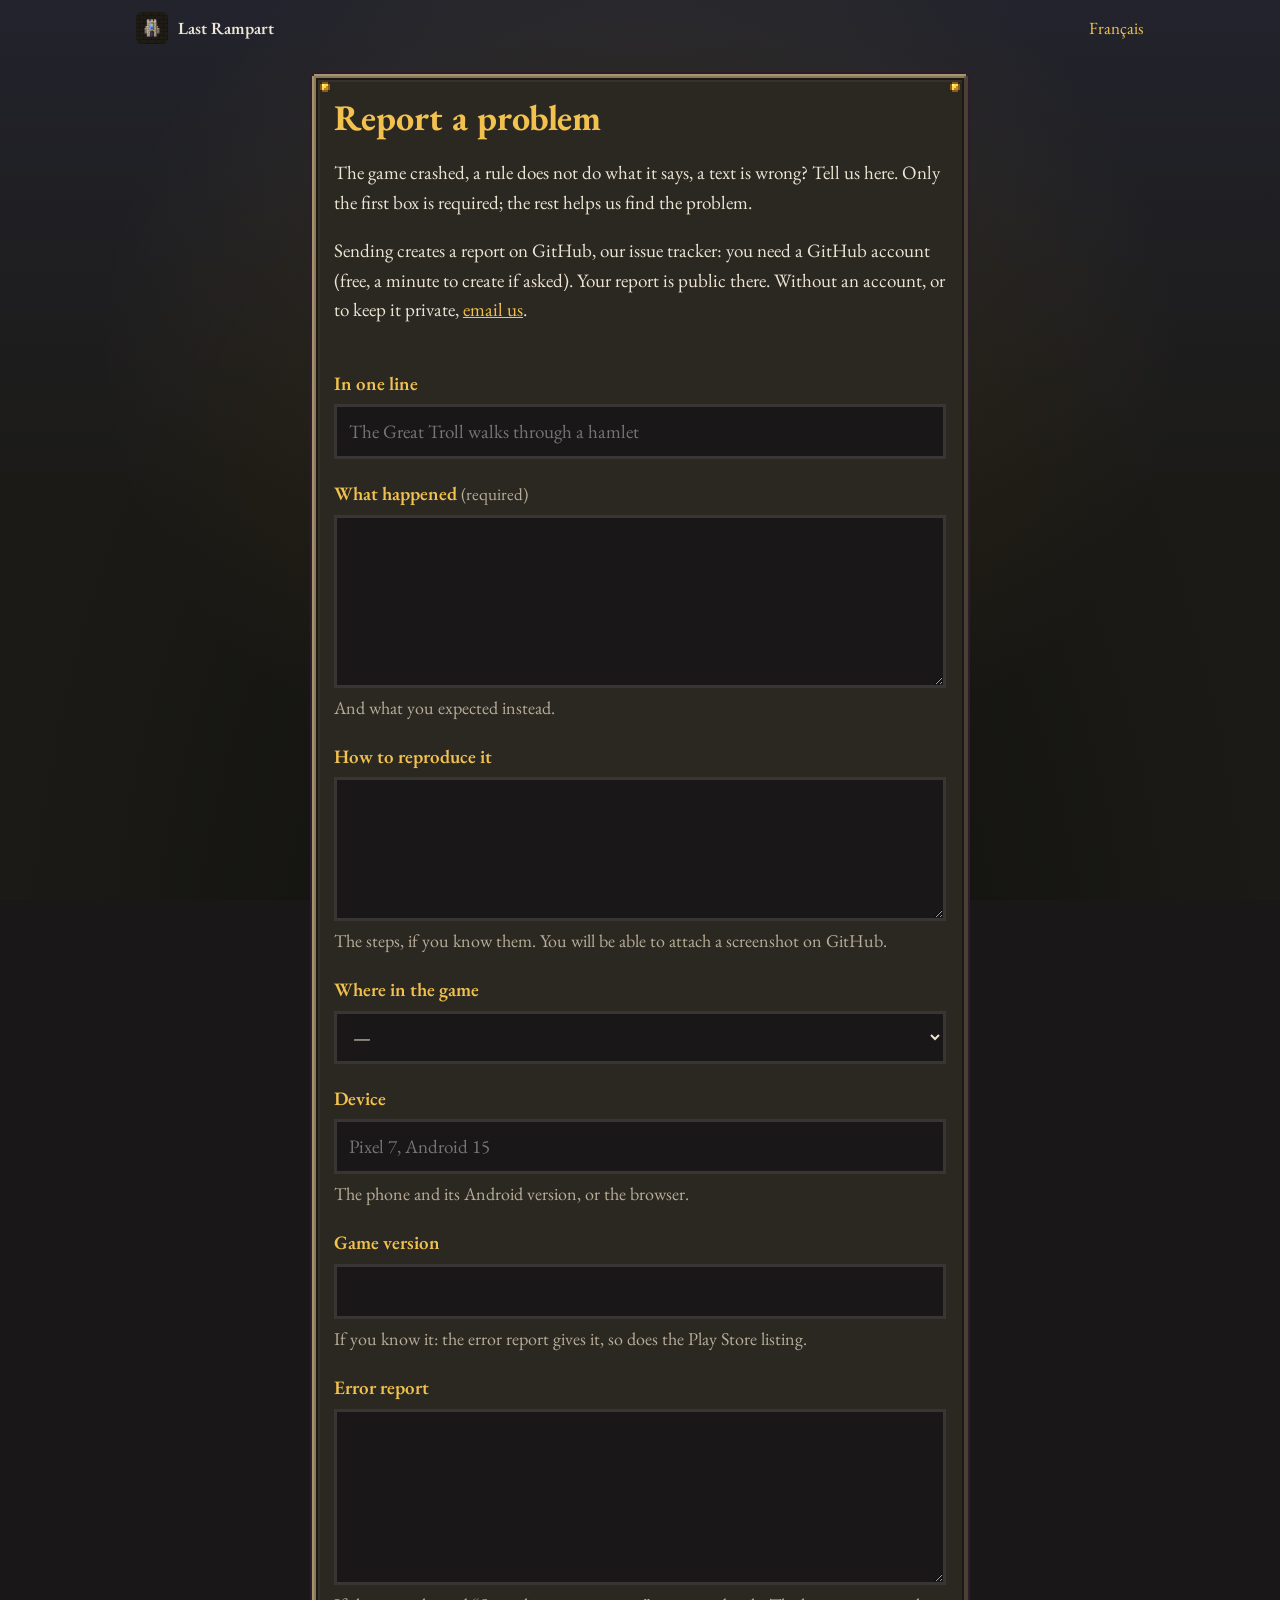
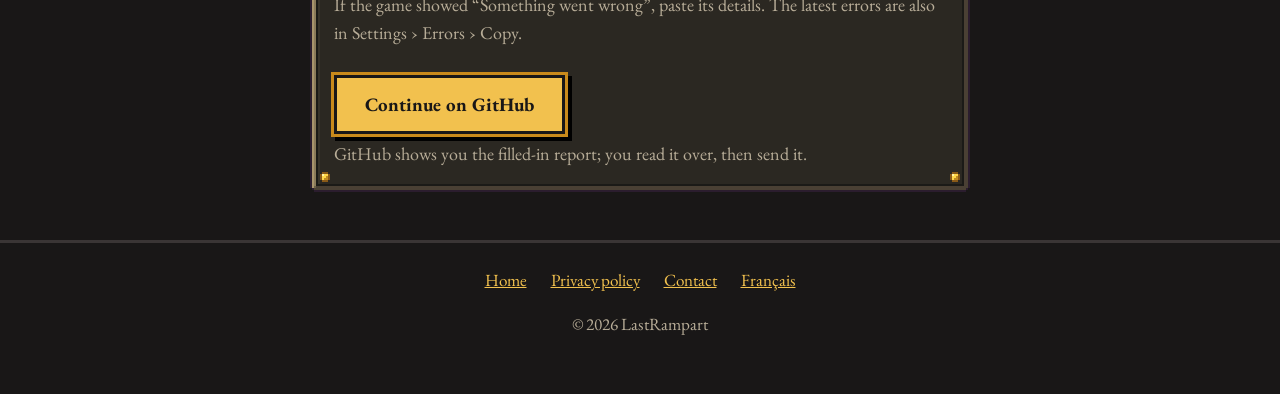
<file: en/report.html>
<!doctype html>
<html lang="en">
  <head>
    <meta charset="utf-8" />
    <meta name="viewport" content="width=device-width, initial-scale=1" />
    <title>Report a problem · Last Rampart</title>
    <meta name="description" content="Report a crash or a bug in the game Last Rampart." />
    <link rel="alternate" hreflang="fr" href="https://last-rampart.github.io/signaler.html" />
    <link rel="icon" type="image/png" href="../assets/icon.png" />
    <link rel="preconnect" href="https://fonts.googleapis.com" />
    <link rel="preconnect" href="https://fonts.gstatic.com" crossorigin />
    <link href="https://fonts.googleapis.com/css2?family=EB+Garamond:wght@400;600;700&display=swap" rel="stylesheet" />
    <link rel="stylesheet" href="../style.css?v=2026-11-08" />
  </head>
  <body>
    <div class="wrap">
      <header class="topbar">
        <a class="brand" href="./"><img src="../assets/icon.png" alt="" /> Last Rampart</a>
        <a href="../signaler.html" hreflang="fr" lang="fr">Français</a>
      </header>

      <article class="document panel">
        <h1>Report a problem</h1>
        <p>
          The game crashed, a rule does not do what it says, a text is wrong? Tell us here. Only the first box is
          required; the rest helps us find the problem.
        </p>
        <p>
          Sending creates a report on GitHub, our issue tracker: you need a GitHub account (free, a minute to create if
          asked). Your report is public there. Without an account, or to keep it private,
          <a href="mailto:last.rampart.game@gmail.com?subject=Last%20Rampart%3A%20a%20problem">email us</a>.
        </p>

        <!-- A form without script: the fields go into the new issue's URL, from which GitHub prefills the template
             site/.github/ISSUE_TEMPLATE/bug.yml (field names are its ids). The limits keep the URL acceptable. -->
        <form class="report" action="https://github.com/last-rampart/last-rampart.github.io/issues/new" method="get">
          <input type="hidden" name="template" value="bug.yml" />

          <label for="title">In one line</label>
          <input id="title" name="title" type="text" maxlength="120" placeholder="The Great Troll walks through a hamlet" />

          <label for="what">What happened <span class="required">(required)</span></label>
          <textarea id="what" name="what" rows="5" maxlength="2000" required></textarea>
          <p class="hint">And what you expected instead.</p>

          <label for="steps">How to reproduce it</label>
          <textarea id="steps" name="steps" rows="4" maxlength="2000"></textarea>
          <p class="hint">The steps, if you know them. You will be able to attach a screenshot on GitHub.</p>

          <label for="where">Where in the game</label>
          <select id="where" name="where">
            <option value="">—</option>
            <option>In a mission</option>
            <option>At the Camp (between missions)</option>
            <option>In the menus or settings</option>
            <option>In the tutorial</option>
            <option>Elsewhere</option>
          </select>

          <label for="device">Device</label>
          <input id="device" name="device" type="text" maxlength="120" placeholder="Pixel 7, Android 15" />
          <p class="hint">The phone and its Android version, or the browser.</p>

          <label for="version">Game version</label>
          <input id="version" name="version" type="text" maxlength="40" />
          <p class="hint">If you know it: the error report gives it, so does the Play Store listing.</p>

          <label for="report">Error report</label>
          <textarea id="report" name="report" rows="6" maxlength="3000" class="code"></textarea>
          <p class="hint">
            If the game showed “Something went wrong”, paste its details. The latest errors are also in
            Settings › Errors › Copy.
          </p>

          <button type="submit" class="store-button">Continue on GitHub</button>
          <p class="hint">GitHub shows you the filled-in report; you read it over, then send it.</p>
        </form>
      </article>
    </div>

    <footer>
      <div class="wrap">
        <nav>
          <a href="./">Home</a>
          <a href="privacy.html">Privacy policy</a>
          <a href="mailto:last.rampart.game@gmail.com">Contact</a>
          <a href="../signaler.html" hreflang="fr" lang="fr">Français</a>
        </nav>
        <p>© 2026 LastRampart</p>
      </div>
    </footer>
  </body>
</html>
</file>
<file: style.css>
/* Le site de Last Rampart : une page de présentation et la politique de confidentialité, en fr et en en.
   Mêmes codes que le jeu : fond de pierre sombre, or du titre, cadres aux quatre points (frame.png en border-image),
   pixel art agrandi sans flou. */

:root {
  --stone-deep: #191717;
  --stone: #242121;
  --stone-light: #3a3535;
  --gold: #f2c14e;
  --gold-deep: #c98a1b;
  --ink: #ece4d4;
  --ink-soft: #b8ad98;
  --blue: #3d7be0;
  --red: #d8433b;
  --gutter: 16px;
  --measure: 68ch;
}

* {
  box-sizing: border-box;
}

html {
  background: var(--stone-deep);
  color: var(--ink);
  font-family: 'EB Garamond', Georgia, serif;
  font-size: 19px;
  line-height: 1.55;
  -webkit-text-size-adjust: 100%;
}

/* Le fond de l'écran-titre du jeu (ui/widgets/menu.css) : une lueur dorée sur la pierre sombre. */
body {
  margin: 0;
  background:
    radial-gradient(ellipse at 50% 38%, rgba(232, 176, 48, 0.12), transparent 60%),
    radial-gradient(ellipse at 50% 120%, #10100d 10%, transparent 70%),
    linear-gradient(#22232c, #1b1a17 55%);
  background-color: var(--stone-deep);
  background-attachment: fixed;
}

img.pixel {
  image-rendering: pixelated;
  image-rendering: crisp-edges;
}

a {
  color: var(--gold);
}

a:hover {
  color: #ffe08a;
}

.wrap {
  max-width: 1040px;
  margin: 0 auto;
  padding: 0 var(--gutter);
}

/* La barre du haut : le nom du jeu et la langue. */
.topbar {
  display: flex;
  align-items: center;
  justify-content: space-between;
  gap: 12px;
  padding: 12px 0;
  font-size: 0.9rem;
}

.topbar a {
  text-decoration: none;
}

.brand {
  display: flex;
  align-items: center;
  gap: 10px;
  font-weight: 600;
  color: var(--ink);
}

.brand img {
  width: 32px;
  height: 32px;
  border-radius: 6px;
}

/* Le cadre aux quatre points du jeu. */
.panel {
  border: 24px solid transparent;
  border-image: url('assets/frame.png') 12 fill / 24px stretch;
  image-rendering: pixelated;
}

.panel.gold {
  border-image-source: url('assets/frame-gold.png');
}

.panel > :first-child {
  margin-top: 0;
}

.panel > :last-child {
  margin-bottom: 0;
}

/* L'en-tête : l'écran-titre du jeu sans son menu. Le logo (140×57, title.png en ×2) affiché en ×3 en haut à
   gauche, l'accroche à la place des boutons, le plateau à droite qui flotte par pas d'un pixel, la signature en bas. */
.topbar.home {
  justify-content: flex-end;
}

.hero {
  position: relative;
  display: grid;
  grid-template-columns: minmax(0, 480px) minmax(0, 1fr);
  align-items: center;
  gap: 24px;
  padding: 8px 0 48px;
}

.hero h1 {
  margin: 0;
  line-height: 0;
}

.hero .logo {
  width: 420px;
  max-width: 100%;
  height: auto;
  filter: drop-shadow(0 3px 0 #120f0d);
}

.hero .diorama {
  justify-self: center;
  width: 100%;
  max-width: 560px;
  height: auto;
  filter: drop-shadow(0 12px 0 rgba(0, 0, 0, 0.25));
  animation: diorama-float 5s steps(4) infinite alternate;
}

@keyframes diorama-float {
  from {
    transform: translateY(0);
  }
  to {
    transform: translateY(-4px);
  }
}

@media (prefers-reduced-motion: reduce) {
  .hero .diorama {
    animation: none;
  }
}

.signature {
  position: absolute;
  right: 0;
  bottom: 8px;
  margin: 0;
  font-family: system-ui, sans-serif;
  font-size: 0.7rem;
  letter-spacing: 0.2em;
  text-transform: uppercase;
  color: var(--ink-soft);
}

.tagline {
  font-size: clamp(1.4rem, 2.6vw, 1.8rem);
  line-height: 1.2;
  color: var(--gold);
  margin: 24px 0 8px;
  font-weight: 600;
}

.lead {
  margin: 0 0 24px;
  color: var(--ink-soft);
  font-size: 1.1rem;
}

/* Téléphone en portrait : le logo, le plateau, puis le texte. */
@media (max-width: 760px) {
  .hero {
    grid-template-columns: minmax(0, 1fr);
    text-align: center;
    padding-bottom: 40px;
  }
  .hero .logo {
    width: 280px;
  }
  .hero .diorama {
    grid-row: 2;
    max-width: 360px;
  }
  .hero-text {
    display: contents;
  }
  .hero .store-button {
    justify-self: center;
  }
  .signature {
    position: static;
    text-align: center;
  }
}

.store-button {
  display: inline-block;
  padding: 12px 28px;
  background: var(--gold);
  color: var(--stone-deep);
  font-weight: 700;
  text-decoration: none;
  border: 3px solid var(--stone-deep);
  box-shadow: 0 0 0 3px var(--gold-deep), 4px 4px 0 3px #000;
}

.store-button:hover {
  background: #ffd76e;
  color: var(--stone-deep);
}

.store-button[aria-disabled='true'] {
  background: var(--stone-light);
  color: var(--ink-soft);
  box-shadow: 0 0 0 3px #5a5350;
  cursor: default;
}

section {
  padding: 32px 0;
}

h2 {
  color: var(--gold);
  font-size: 1.6rem;
  margin: 0 0 16px;
  text-align: center;
}

.grid {
  display: grid;
  grid-template-columns: repeat(auto-fit, minmax(260px, 1fr));
  gap: 16px;
}

.feature h3 {
  color: var(--gold);
  margin: 0 0 6px;
  font-size: 1.15rem;
}

.feature p {
  margin: 0;
  color: var(--ink-soft);
}

.company {
  display: flex;
  gap: 14px;
  align-items: flex-start;
}

.company img {
  width: 72px;
  height: 72px;
  flex: none;
}

.company h3 {
  margin: 0 0 4px;
  color: var(--gold);
  font-size: 1.1rem;
}

.company p {
  margin: 0;
  color: var(--ink-soft);
}

.company .flavor {
  font-style: italic;
  margin-top: 6px;
  font-size: 0.95rem;
}

.shots {
  display: grid;
  grid-template-columns: repeat(auto-fit, minmax(min(100%, 460px), 1fr));
  gap: 16px;
}

.shots img {
  width: 100%;
  height: auto;
  display: block;
  border: 3px solid var(--stone-light);
}

/* Les GIF de combat : un plateau en mouvement, sa légende dessous. */
.shots figure {
  margin: 0;
}

.shots figcaption {
  margin-top: 8px;
  color: var(--ink-soft);
  font-size: 0.95rem;
}

/* Les pages de texte (confidentialité). */
.document {
  max-width: calc(var(--measure) + 48px);
  margin: 16px auto 48px;
}

.document h1 {
  color: var(--gold);
  font-size: 1.9rem;
  line-height: 1.2;
  margin: 0 0 8px;
}

.document h2 {
  text-align: left;
  font-size: 1.3rem;
  margin: 32px 0 8px;
}

.document .updated {
  color: var(--ink-soft);
  font-size: 0.95rem;
}

.document li {
  margin-bottom: 4px;
}

footer {
  border-top: 3px solid var(--stone-light);
  padding: 24px 0 40px;
  text-align: center;
  font-size: 0.9rem;
  color: var(--ink-soft);
}

footer nav {
  display: flex;
  flex-wrap: wrap;
  justify-content: center;
  gap: 8px 24px;
  margin-bottom: 8px;
}

/* Les quatre atouts : deux par ligne sur un écran large, un par ligne sur un téléphone. */
.grid.pairs {
  grid-template-columns: repeat(auto-fit, minmax(min(100%, 420px), 1fr));
}

/* Le formulaire de signalement (signaler.html, en/report.html) : des champs sur la pierre, dans le cadre du document. */
.report {
  display: flex;
  flex-direction: column;
  margin-top: 24px;
}

.report label {
  color: var(--gold);
  font-weight: 600;
  margin: 20px 0 6px;
}

.report .required {
  color: var(--ink-soft);
  font-weight: 400;
  font-size: 0.9rem;
}

.report input,
.report textarea,
.report select {
  width: 100%;
  padding: 10px 12px;
  font: inherit;
  color: var(--ink);
  background: var(--stone-deep);
  border: 3px solid var(--stone-light);
  border-radius: 0;
}

.report input:focus,
.report textarea:focus,
.report select:focus {
  outline: none;
  border-color: var(--gold-deep);
}

.report textarea {
  resize: vertical;
}

.report textarea.code {
  font-family: ui-monospace, Menlo, Consolas, monospace;
  font-size: 0.85rem;
}

.report .hint {
  margin: 6px 0 0;
  color: var(--ink-soft);
  font-size: 0.95rem;
}

.report .store-button {
  align-self: flex-start;
  margin-top: 28px;
  font: inherit;
  font-weight: 700;
  cursor: pointer;
}

/* La bêta fermée (#beta) : les trois étapes numérotées dans leur titre, puis la demande dans le cadre doré. */
.section-lead {
  max-width: 640px;
  margin: 0 auto 20px;
  text-align: center;
  color: var(--ink-soft);
}

.steps {
  list-style: none;
  padding: 0;
  margin: 0 0 16px;
}

.beta-ask p {
  margin: 0;
}
</file>
